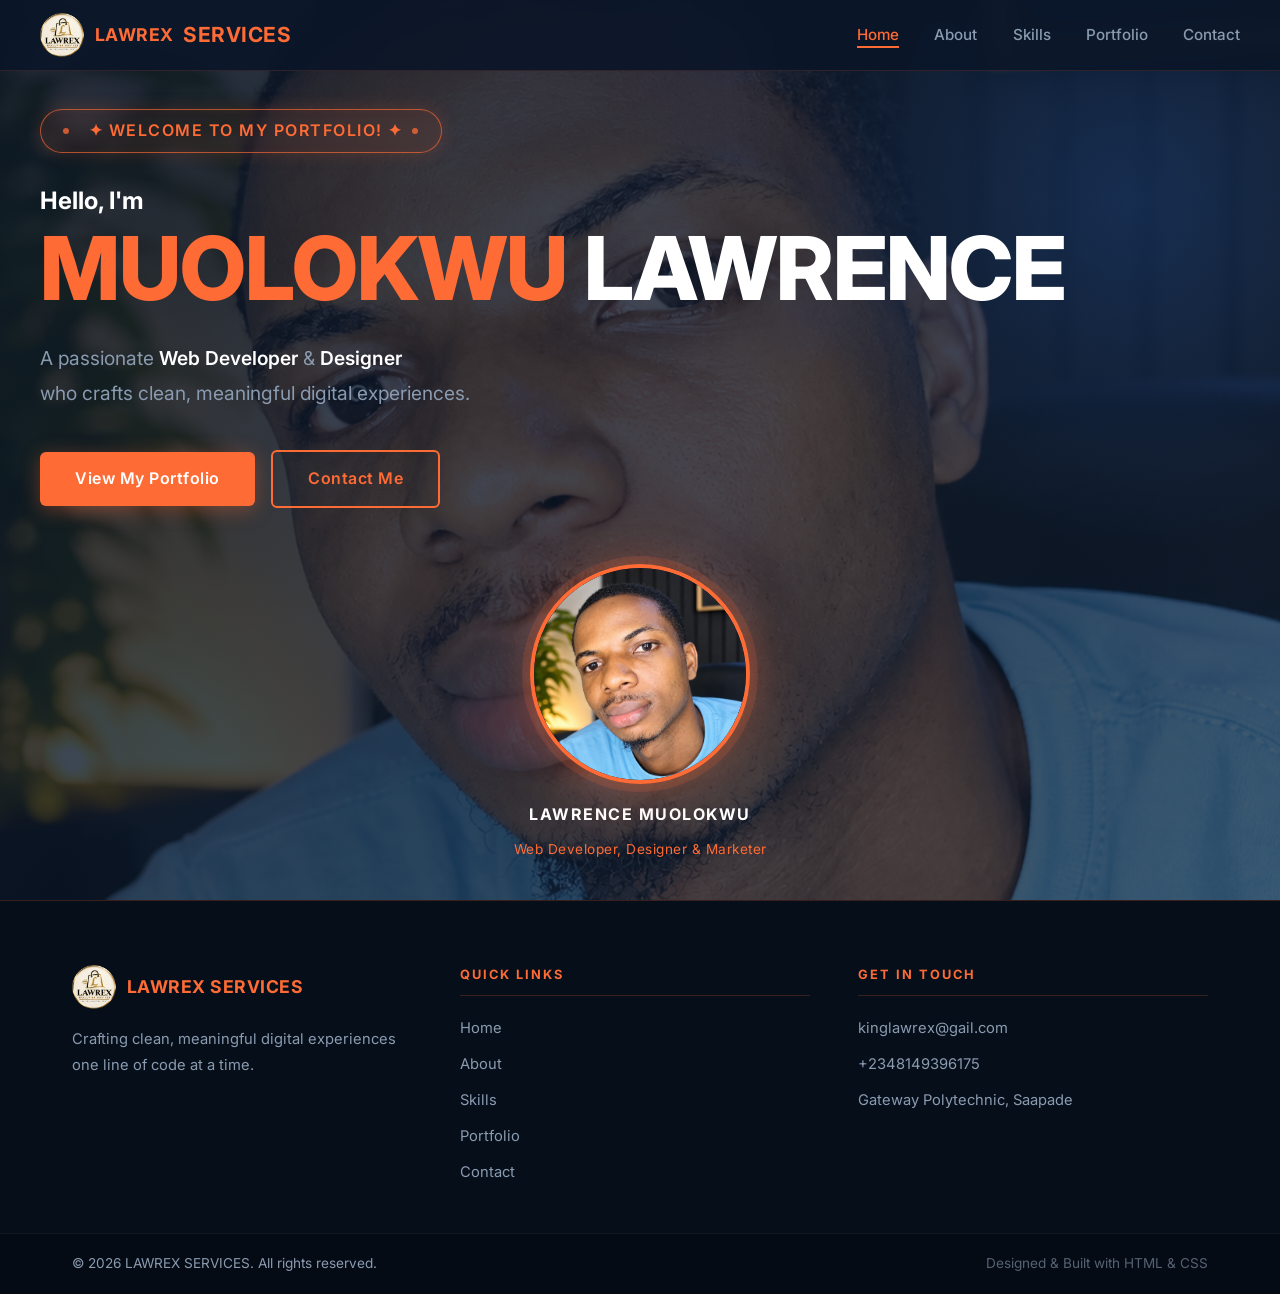
<file: index.html>
<!DOCTYPE html>
<html lang="en">
  <head>
    <meta charset="UTF-8" />
    <meta name="viewport" content="width=device-width, initial-scale=1.0" />
    <meta name="description" content="Personal portfolio of LAWRENCE — a passionate web developer and designer." />
    <title>Home |LAWRENCE</title>
<style>
  * {
    margin:0;
    padding:0;
    box-sizing:border-box;
  }
  body {
    font-family:Arial, helvetical,sans-
  }
</style>
    <!-- Google Font: Inter -->
    <link rel="preconnect" href="https://fonts.googleapis.com" />
    <link rel="preconnect" href="https://fonts.gstatic.com" crossorigin />
    <link href="https://fonts.googleapis.com/css2?family=Inter:wght@300;400;600;700;800&display=swap" rel="stylesheet" />

    <!-- Main Stylesheet -->
    <link rel="stylesheet" href="style.css" />
  </head>

  <body>

    <!-- ========== HEADER ========== -->
    <header class="site-header">
      <div class="header-inner">

        <!-- Logo / Brand Name -->
        <a href="index.html" class="logo logo-with-name">
          <img src="lawrex_round_logo.png" alt="LAWREX Logo" class="logo-img" />

          <span class="logo-name"> LAWREX</span> SERVICES

        <!-- Navigation Links -->
        <nav class="main-nav">
          <ul class="nav-list">
            <li><a href="index.html" class="nav-link active">Home</a></li>
            <li><a href="about.html" class="nav-link">About</a></li>
            <li><a href="skill.html" class="nav-link">Skills</a></li>
            <li><a href="portfolio.html" class="nav-link">Portfolio</a></li>
            <li><a href="contact.html" class="nav-link">Contact</a></li>
          </ul>
        </nav>

      </div>
    </header>
    <!-- ========== END HEADER ========== -->


    <!-- ========== HERO SECTION ========== -->
    <section class="hero" id="hero">

      <!-- ===== HERO FULL BACKGROUND IMAGE ===== -->
      <!-- This div covers the full hero section as a background -->
      <!-- Replace 'IKCE6164.PNG' with any image file you want as the hero background -->
      <div class="hero-bg-full"></div>
      <!-- Dark overlay on top of the background image so text stays readable -->
      <div class="hero-overlay"></div>
      <!-- ======================================= -->

      <!-- Decorative radial glow shape -->
      <div class="hero-shape"></div>

      <div class="hero-content">

        <!-- Decorative Welcome Badge -->
        <div class="hero-welcome-badge">
          <span class="hero-welcome-dots"></span><br>
          
          <span class="hero-label">✦ Welcome to my portfolio! ✦</span>
          
          <span class="hero-welcome-dots"></span>
        </div>

        <!-- Hello line (user's edit — kept) -->
        <p class="hero-hello"><h2>Hello, I'm</h2></p>

        <!-- Main Headline — MUOLOKWU in orange, LAWRENCE in white -->
        <h1 class="hero-title">
          <span class="highlight">MUOLOKWU</span> LAWRENCE
        </h1>

        <!-- Tagline -->
        <p class="hero-tagline">
          A passionate <strong>Web Developer</strong> &amp; <strong>Designer</strong><br />
          who crafts clean, meaningful digital experiences.
        </p>

        <!-- CTA Buttons Row -->
        <div class="hero-btn-row">
          <a href="portfolio.html" class="btn-primary">View My Portfolio</a>
          <a href="contact.html" class="btn-outline">Contact Me</a>
        </div>

        <!-- Circular Profile Image Frame -->
        <div class="hero-frame-wrap">
          <div class="hero-img-frame">
            <!-- Replace 'your-photo.jpg' with your actual image file name -->
            <img src="IKCE6164.PNG" alt="Profile Photo" class="hero-frame-img" />
            <div class="hero-frame-ring"></div>
            <div class="hero-frame-ring hero-frame-ring--outer"></div>
          </div>
          <p class="hero-frame-label">Lawrence Muolokwu</p>
          <p class="hero-frame-role">Web Developer, Designer &amp; Marketer</p>
        </div>

      </div>
    </section>
    <!-- ========== END HERO SECTION ========== -->


    <!-- ========== FOOTER ========== -->
    <footer class="site-footer">
      <div class="footer-inner">

        <!-- Footer Logo & Tagline -->
        <div class="footer-brand">
          <a href="index.html" class="logo logo-with-name">
            <img src="lawrex_round_logo.png" alt="LAWREX SERVICES Logo" class="logo-img" />
            <span class="logo-name">LAWREX SERVICES</span>
          </a>
          <p class="footer-tagline">
            Crafting clean, meaningful digital experiences  one line of code at a time.
          </p>
        </div>

        <!-- Footer Navigation -->
        <div class="footer-nav">
          <h4 class="footer-nav-title">Quick Links</h4>
          <ul class="footer-nav-list">
            <li><a href="index.html" class="footer-link">Home</a></li>
            <li><a href="about.html" class="footer-link">About</a></li>
            <li><a href="skill.html" class="footer-link">Skills</a></li>
            <li><a href="portfolio.html" class="footer-link">Portfolio</a></li>
            <li><a href="contact.html" class="footer-link">Contact</a></li>
          </ul>
        </div>

        <!-- Footer Contact Info -->
        <div class="footer-contact">
          <h4 class="footer-nav-title">Get In Touch</h4>
          <ul class="footer-nav-list">
            <li><a href="mailto:kinglawrex@gail.com" class="footer-link">kinglawrex@gail.com</a></li>
            <li><a href="tel:08149396175" class="footer-link">+2348149396175</a></li>
            <li><span class="footer-link">Gateway Polytechnic, Saapade</span></li>
          </ul>
        </div>

      </div>

      <!-- Footer Bottom Bar -->
      <div class="footer-bottom">
        <div class="footer-bottom-inner">
          <p class="footer-copy">
            &copy; 2026 <span class="highlight">LAWREX SERVICES</span>. All rights reserved.
          </p>
          <p class="footer-credit">Designed &amp; Built with HTML &amp; CSS</p>
        </div>
      </div>
    </footer>
    <!-- ========== END FOOTER ========== -->


  </body>
</html>
</file>
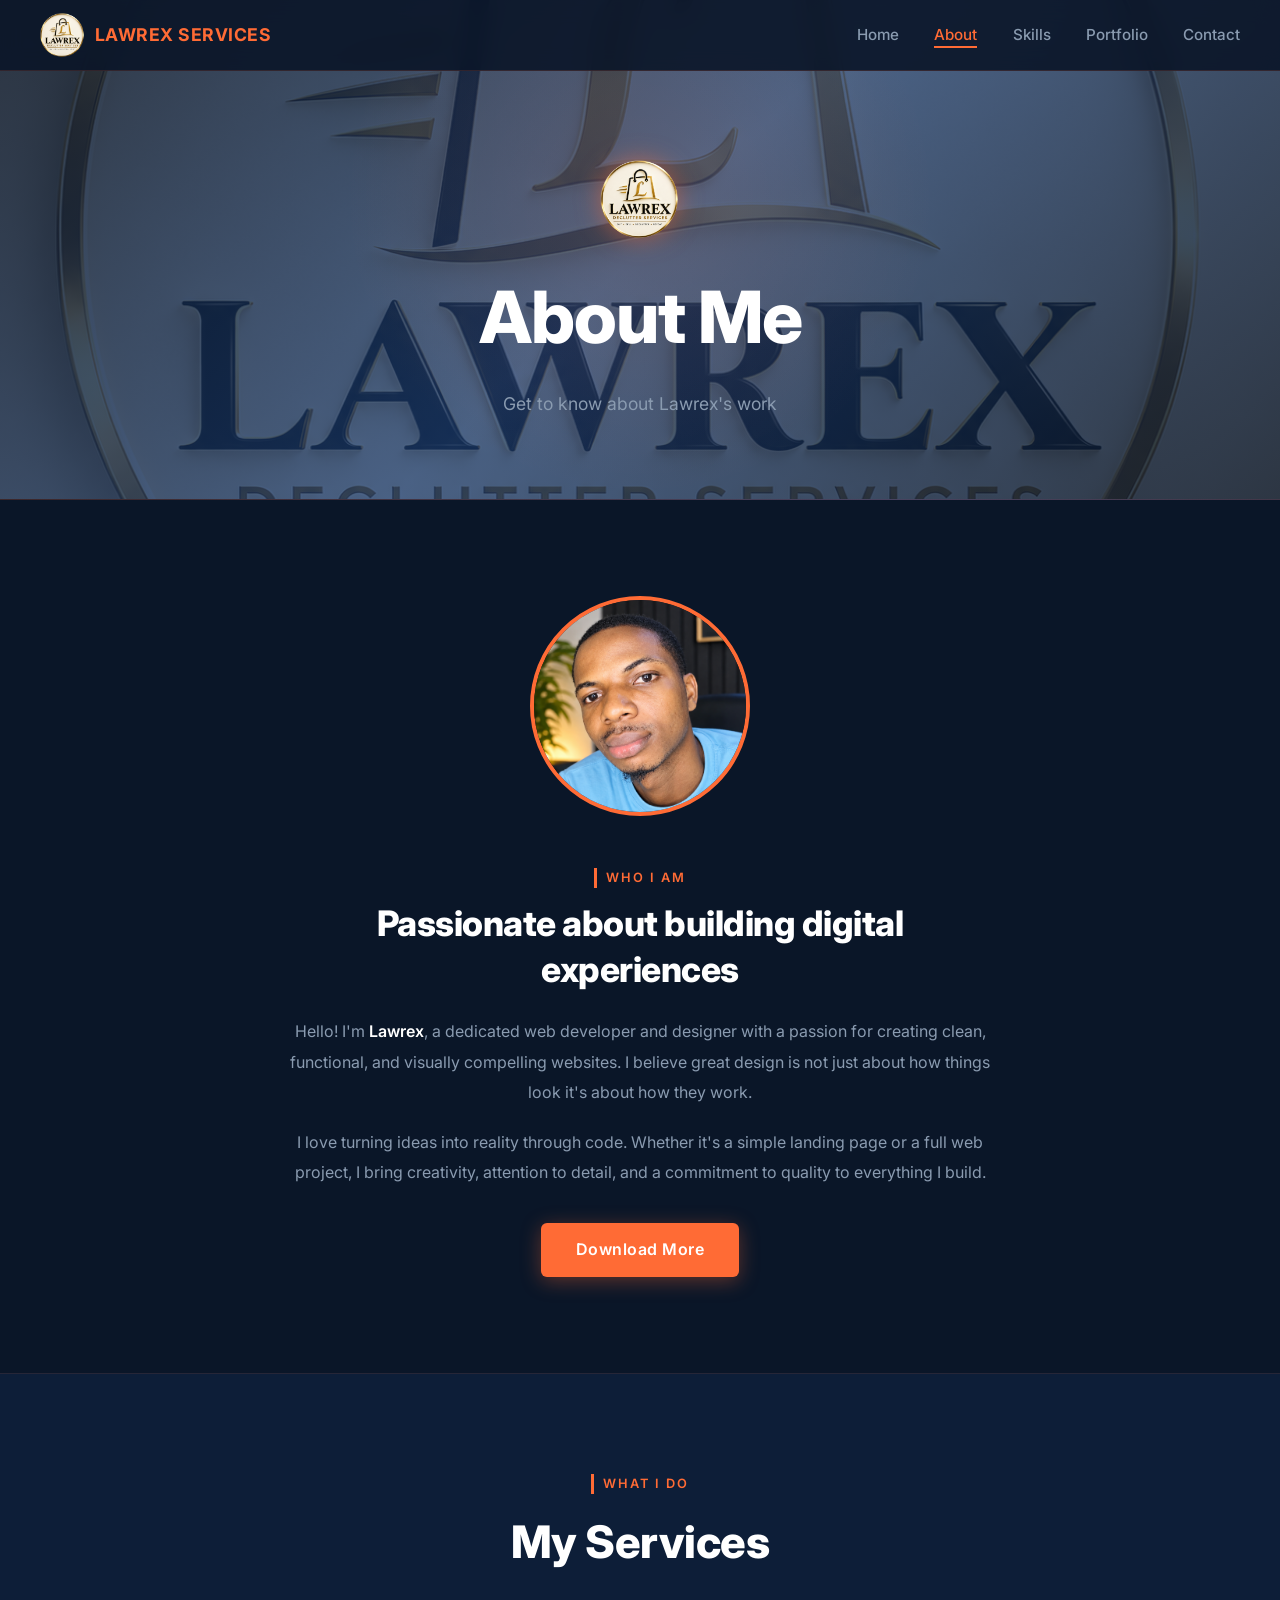
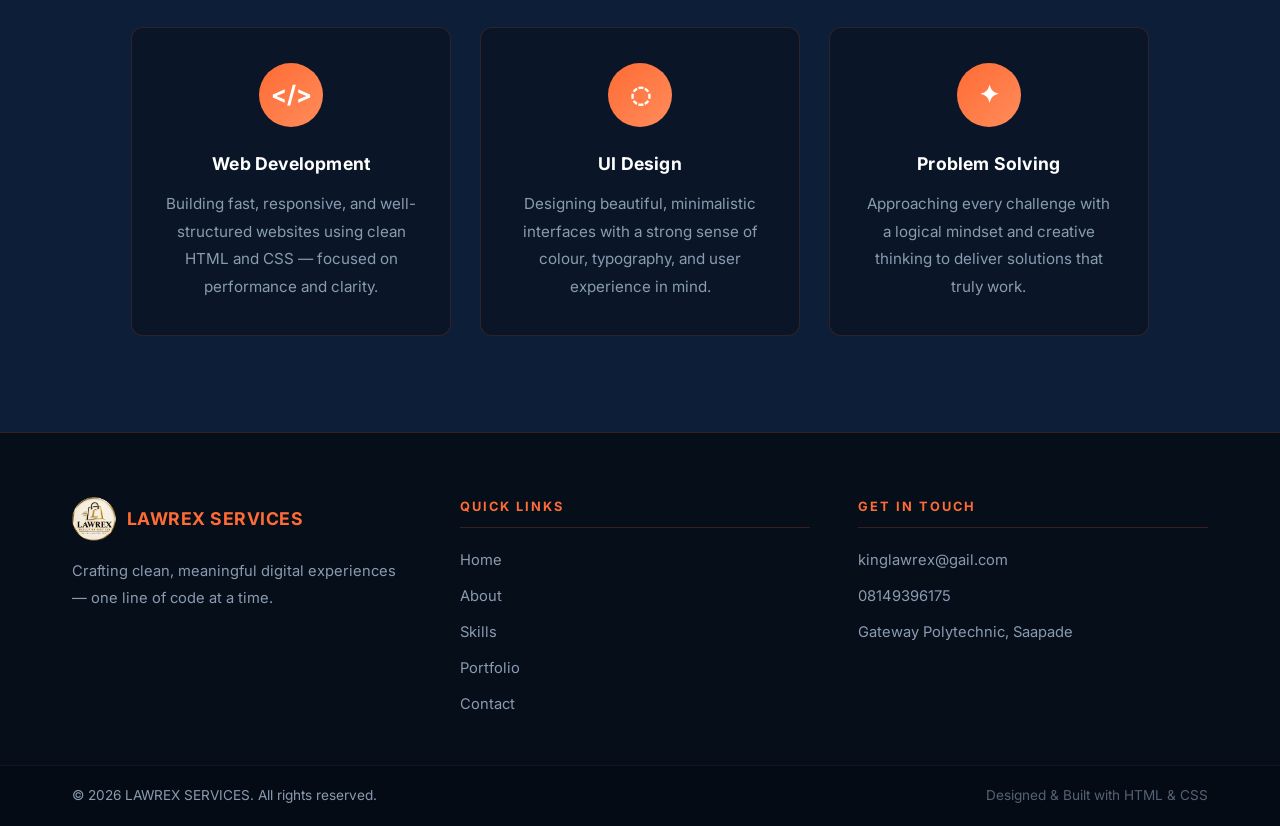
<file: about.html>
<!DOCTYPE html>
<html lang="en">
  <head>
    <meta charset="UTF-8" />
    <meta name="viewport" content="width=device-width, initial-scale=1.0" />
    <meta name="description" content="About Lawrex Services — passionate web developer and designer." />
    <title>About | LAWREX SERVICES</title>

    <!-- Google Font: Inter -->
    <link rel="preconnect" href="https://fonts.googleapis.com" />
    <link rel="preconnect" href="https://fonts.gstatic.com" crossorigin />
    <link href="https://fonts.googleapis.com/css2?family=Inter:wght@300;400;600;700;800&display=swap" rel="stylesheet" />

    <!-- Main Stylesheet -->
    <link rel="stylesheet" href="style.css" />
  </head>

  <body>

    <!-- ========== HEADER (same as index.html) ========== -->
    <header class="site-header">
      <div class="header-inner">

        <!-- Logo -->
        <a href="index.html" class="logo logo-with-name">
          <img src="lawrex_round_logo.png" alt="LAWREX SERVICES Logo" class="logo-img" />
          <span class="logo-name">LAWREX SERVICES</span>
        </a>

        <!-- Navigation Links -->
        <nav class="main-nav">
          <ul class="nav-list">
            <li><a href="index.html" class="nav-link">Home</a></li>
            <li><a href="about.html" class="nav-link active">About</a></li>
            <li><a href="skill.html" class="nav-link">Skills</a></li>
            <li><a href="portfolio.html" class="nav-link">Portfolio</a></li>
            <li><a href="contact.html" class="nav-link">Contact</a></li>
          </ul>
        </nav>

      </div>
    </header>
    <!-- ========== END HEADER ========== -->


    <!-- ========== PAGE BANNER (About Title) ========== -->
    <section class="page-banner">
      <!-- Background image — replace 'LMAJ5406.PNG' with your preferred banner bg -->
      <img src="LMAJ5406.PNG" alt="" class="banner-bg-img" />
      <!-- Dark overlay over background image -->
      <div class="banner-overlay"></div>
      <!-- Decorative glow shape -->
      <div class="banner-shape"></div>

      <div class="page-banner-inner">
        <!-- Small logo icon above the title -->
        <img src="lawrex_round_logo.png" alt="Lawrex Logo" class="banner-title-img" />
        <h1 class="page-banner-title">About <span class="highlight">Me</span></h1>
        <p class="page-banner-sub">Get to know about Lawrex's work</p>
      </div>
    </section>
    <!-- ========== END PAGE BANNER ========== -->


    <!-- ========== ABOUT MAIN SECTION ========== -->
    <section class="about-main">
      <div class="about-main-inner">

        <!-- Profile Photo -->
        <div class="about-photo-wrap">
          <!-- Replace 'your-profile-photo.jpg' with your actual photo file name -->
          <img src="IKCE6164.PNG" alt="Lawrex Profile photo" class="about-photo" />
          <!-- Orange accent ring behind photo -->
          <div class="photo-shape"></div>
        </div>

        <!-- Bio Text -->
        <div class="about-bio">
          <span class="section-label">Who I Am</span>
          <h2 class="about-bio-title">
            Passionate about building <span class="highlight">digital experiences</span>
          </h2>
          <p class="about-bio-text">
            Hello! I'm <strong>Lawrex</strong>, a dedicated web developer and designer
            with a passion for creating clean, functional, and visually compelling websites.
            I believe great design is not just about how things look it's about how they work.
          </p>
          <p class="about-bio-text">
            I love turning ideas into reality through code. Whether it's a simple landing page
            or a full web project, I bring creativity, attention to detail, and a commitment
            to quality to everything I build.
          </p>

          <!-- Download CV Button -->
          <a href="#" class="btn-primary">Download More</a>
        </div>

      </div>
    </section>
    <!-- ========== END ABOUT MAIN ========== -->


    <!-- ========== WHAT I DO SECTION ========== -->
    <section class="what-i-do">
      <div class="what-i-do-inner">

        <span class="section-label">What I Do</span>
        <h2 class="section-title">My <span class="highlight">Services</span></h2>

        <!-- Cards Grid -->
        <div class="cards-grid">

          <!-- Card 1: Web Development -->
          <div class="service-card">
            <div class="card-icon">&#60;/&#62;</div>
            <h3 class="card-title">Web Development</h3>
            <p class="card-text">
              Building fast, responsive, and well-structured websites
              using clean HTML and CSS — focused on performance and clarity.
            </p>
          </div>

          <!-- Card 2: UI Design -->
          <div class="service-card">
            <div class="card-icon">&#9676;</div>
            <h3 class="card-title">UI Design</h3>
            <p class="card-text">
              Designing beautiful, minimalistic interfaces with a strong
              sense of colour, typography, and user experience in mind.
            </p>
          </div>

          <!-- Card 3: Problem Solving -->
          <div class="service-card">
            <div class="card-icon">&#10022;</div>
            <h3 class="card-title">Problem Solving</h3>
            <p class="card-text">
              Approaching every challenge with a logical mindset and
              creative thinking to deliver solutions that truly work.
            </p>
          </div>

        </div>
      </div>
    </section>
    <!-- ========== END WHAT I DO ========== -->


    <!-- ========== FOOTER ========== -->
    <footer class="site-footer">
      <div class="footer-inner">

        <!-- Footer Logo & Tagline -->
        <div class="footer-brand">
          <a href="index.html" class="logo logo-with-name">
            <img src="lawrex_round_logo.png" alt="LAWREX SERVICES Logo" class="logo-img" />
            <span class="logo-name">LAWREX SERVICES</span>
          </a>
          <p class="footer-tagline">
            Crafting clean, meaningful digital experiences — one line of code at a time.
          </p>
        </div>

        <!-- Footer Navigation -->
        <div class="footer-nav">
          <h4 class="footer-nav-title">Quick Links</h4>
          <ul class="footer-nav-list">
            <li><a href="index.html" class="footer-link">Home</a></li>
            <li><a href="about.html" class="footer-link">About</a></li>
            <li><a href="skill.html" class="footer-link">Skills</a></li>
            <li><a href="portfolio.html" class="footer-link">Portfolio</a></li>
            <li><a href="contact.html" class="footer-link">Contact</a></li>
          </ul>
        </div>

        <!-- Footer Contact Info -->
        <div class="footer-contact">
          <h4 class="footer-nav-title">Get In Touch</h4>
          <ul class="footer-nav-list">
            <li><a href="mailto:kinglawrex@gail.com" class="footer-link">kinglawrex@gail.com</a></li>
            <li><a href="tel:08149396175" class="footer-link">08149396175</a></li>
            <li><span class="footer-link">Gateway Polytechnic, Saapade</span></li>
          </ul>
        </div>

      </div>

      <!-- Footer Bottom Bar -->
      <div class="footer-bottom">
        <div class="footer-bottom-inner">
          <p class="footer-copy">
            &copy; 2026 <span class="highlight">LAWREX SERVICES</span>. All rights reserved.
          </p>
          <p class="footer-credit">Designed &amp; Built with HTML &amp; CSS</p>
        </div>
      </div>
    </footer>
    <!-- ========== END FOOTER ========== -->

  </body>
</html>
</file>
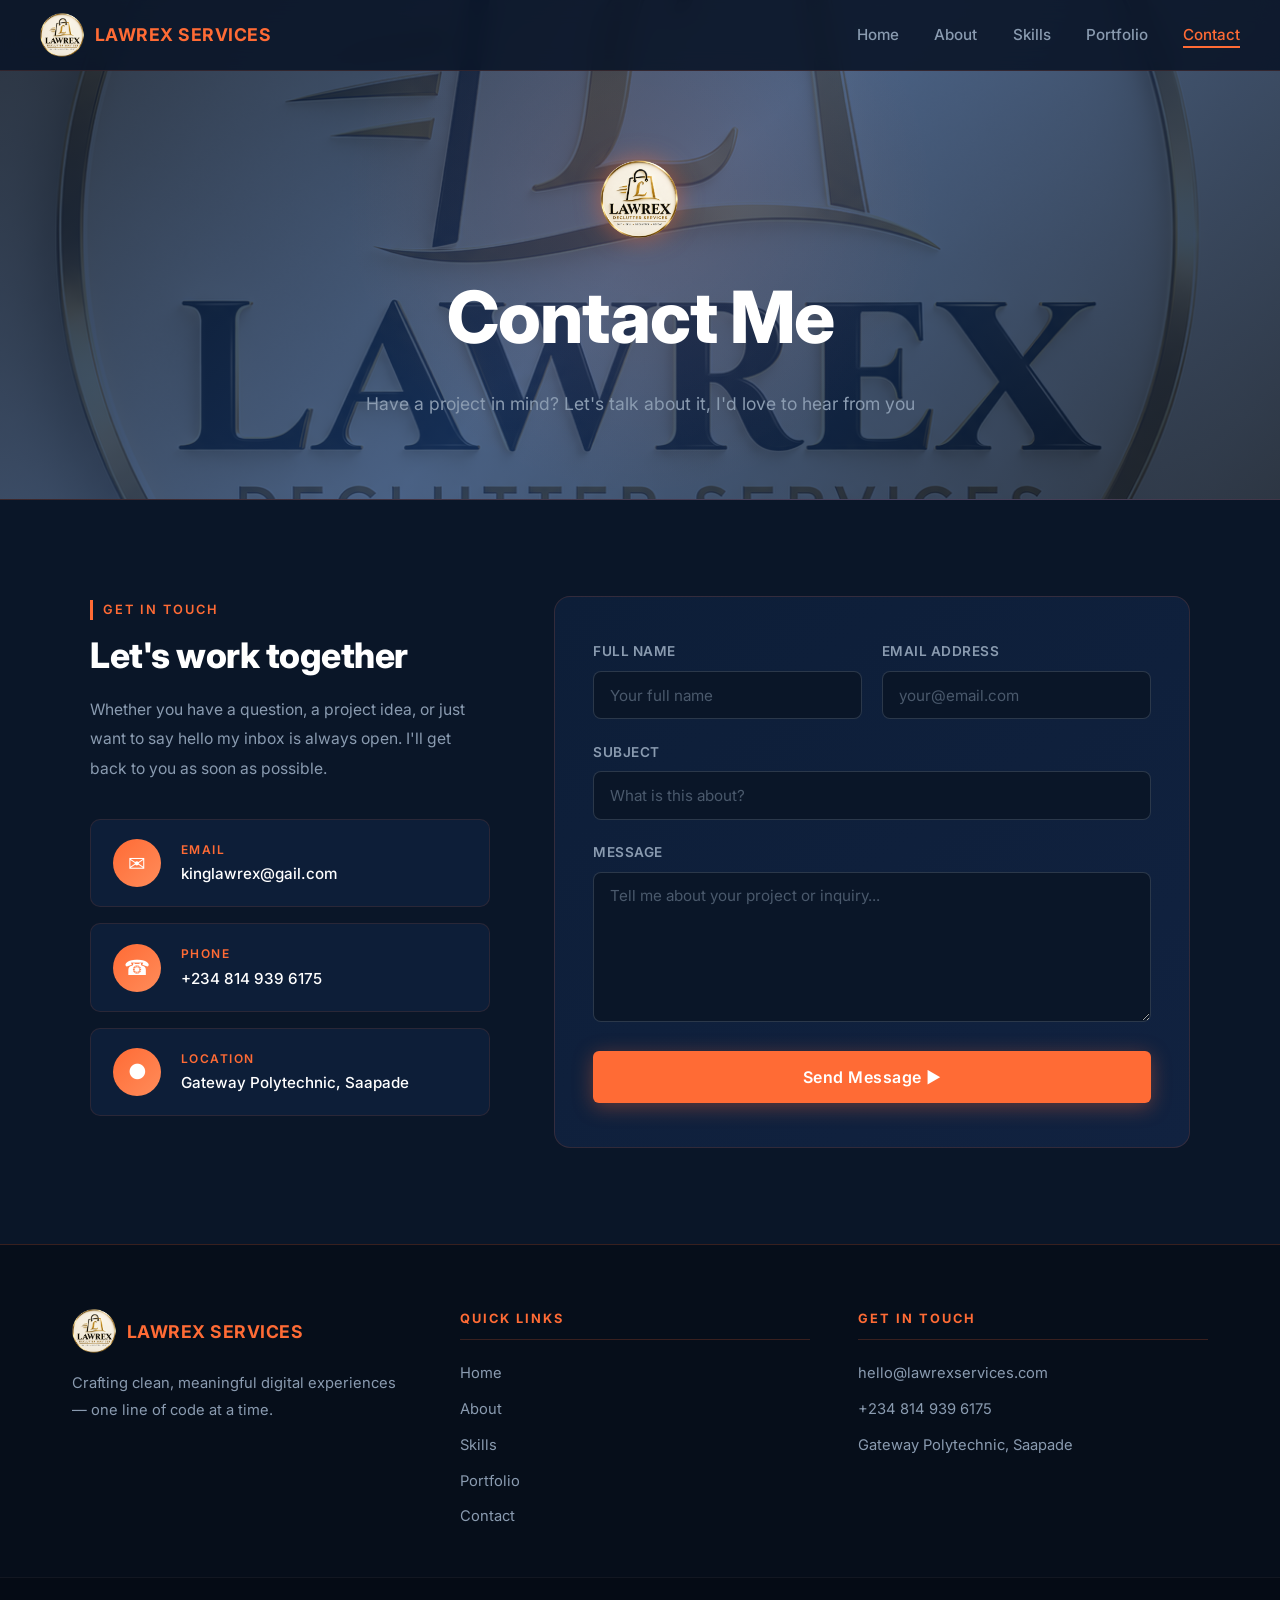
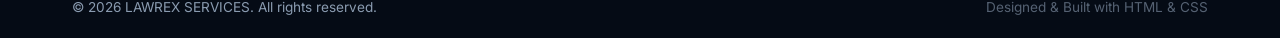
<file: contact.html>
<!DOCTYPE html>
<html lang="en">
  <head>
    <meta charset="UTF-8" />
    <meta name="viewport" content="width=device-width, initial-scale=1.0" />
    <meta name="description" content="Contact Lawrex Services — get in touch for web development and design projects." />
    <title>Contact | Lawrex Services</title>

    <!-- Google Font: Inter -->
    <link rel="preconnect" href="https://fonts.googleapis.com" />
    <link rel="preconnect" href="https://fonts.gstatic.com" crossorigin />
    <link href="https://fonts.googleapis.com/css2?family=Inter:wght@300;400;600;700;800&display=swap" rel="stylesheet" />

    <!-- Main Stylesheet -->
    <link rel="stylesheet" href="style.css" />
  </head>

  <body>

    <!-- ========== HEADER (consistent with all pages) ========== -->
    <header class="site-header">
      <div class="header-inner">

        <!-- Logo -->
        <a href="index.html" class="logo logo-with-name">
          <img src="lawrex_round_logo.png" alt="LAWREX SERVICES Logo" class="logo-img" />
          <span class="logo-name">LAWREX SERVICES</span>
        </a>

        <!-- Navigation Links -->
        <nav class="main-nav">
          <ul class="nav-list">
            <li><a href="index.html" class="nav-link">Home</a></li>
            <li><a href="about.html" class="nav-link">About</a></li>
            <li><a href="skill.html" class="nav-link">Skills</a></li>
            <li><a href="portfolio.html" class="nav-link">Portfolio</a></li>
            <li><a href="contact.html" class="nav-link active">Contact</a></li>
          </ul>
        </nav>

      </div>
    </header>
    <!-- ========== END HEADER ========== -->


    <!-- ========== PAGE BANNER ========== -->
    <section class="page-banner">
      <!-- Background image — replace 'LMAJ5406.PNG' with your preferred banner bg -->
      <img src="LMAJ5406.PNG" alt="" class="banner-bg-img" />
      <!-- Dark overlay over background image -->
      <div class="banner-overlay"></div>
      <!-- Decorative glow shape -->
      <div class="banner-shape"></div>

      <div class="page-banner-inner">
        <!-- Small logo icon above the title -->
        <img src="lawrex_round_logo.png" alt="Lawrex Logo" class="banner-title-img" />
        <h1 class="page-banner-title">Contact <span class="highlight">Me</span></h1>
        <p class="page-banner-sub">Have a project in mind? Let's talk about it, I'd love to hear from you</p>
      </div>
    </section>
    <!-- ========== END PAGE BANNER ========== -->


    <!-- ========== CONTACT MAIN SECTION ========== -->
    <section class="contact-main">
      <div class="contact-main-inner">

        <!-- LEFT: Contact Info Cards -->
        <div class="contact-info">

          <span class="section-label">Get In Touch</span>
          <h2 class="contact-info-title">
            Let's work <span class="highlight">together</span>
          </h2>
          <p class="contact-info-desc">
            Whether you have a question, a project idea, or just want to say hello 
            my inbox is always open. I'll get back to you as soon as possible.
          </p>

          <!-- Info Card: Email -->
          <div class="info-card">
            <div class="info-icon">&#9993;</div>
            <div class="info-details">
              <span class="info-label">Email</span>
              <!-- Replace with your actual email address -->
              <a href="mailto:kinglawrex@gail.com" class="info-value">
                kinglawrex@gail.com
              </a>
            </div>
          </div>

          <!-- Info Card: Phone -->
          <div class="info-card">
            <div class="info-icon">&#9742;</div>
            <div class="info-details">
              <span class="info-label">Phone</span>
              <!-- Replace with your actual phone number -->
              <a href="tel:+2348149396175" class="info-value">+234 814 939 6175</a>
            </div>
          </div>

          <!-- Info Card: Location -->
          <div class="info-card">
            <div class="info-icon">&#9679;</div>
            <div class="info-details">
              <span class="info-label">Location</span>
              <!-- Replace with your actual location -->
              <span class="info-value">Gateway Polytechnic, Saapade</span>
            </div>
          </div>

        </div>
        <!-- END Contact Info -->


        <!-- RIGHT: Contact Form -->
        <div class="contact-form-wrap">
          <form class="contact-form" action="#" method="POST">

            <!-- Row 1: Name + Email side by side -->
            <div class="form-row">
              <div class="form-group">
                <label for="name" class="form-label">Full Name</label>
                <input
                  type="text"
                  id="name"
                  name="name"
                  class="form-input"
                  placeholder="Your full name"
                  required
                />
              </div>
              <div class="form-group">
                <label for="email" class="form-label">Email Address</label>
                <input
                  type="email"
                  id="email"
                  name="email"
                  class="form-input"
                  placeholder="your@email.com"
                  required
                />
              </div>
            </div>

            <!-- Row 2: Subject -->
            <div class="form-group">
              <label for="subject" class="form-label">Subject</label>
              <input
                type="text"
                id="subject"
                name="subject"
                class="form-input"
                placeholder="What is this about?"
                required
              />
            </div>

            <!-- Row 3: Message -->
            <div class="form-group">
              <label for="message" class="form-label">Message</label>
              <textarea
                id="message"
                name="message"
                class="form-input form-textarea"
                placeholder="Tell me about your project or inquiry..."
                rows="6"
                required
              ></textarea>
            </div>

            <!-- Submit Button -->
            <button type="submit" class="btn-primary btn-submit">
              Send Message &#9658;
            </button>

          </form>
        </div>
        <!-- END Contact Form -->

      </div>
    </section>
    <!-- ========== END CONTACT MAIN ========== -->


    <!-- ========== FOOTER ========== -->
    <footer class="site-footer">
      <div class="footer-inner">

        <!-- Footer Logo & Tagline -->
        <div class="footer-brand">
          <a href="index.html" class="logo logo-with-name">
            <img src="lawrex_round_logo.png" alt="LAWREX SERVICES Logo" class="logo-img" />
            <span class="logo-name">LAWREX SERVICES</span>
          </a>
          <p class="footer-tagline">
            Crafting clean, meaningful digital experiences — one line of code at a time.
          </p>
        </div>

        <!-- Footer Navigation -->
        <div class="footer-nav">
          <h4 class="footer-nav-title">Quick Links</h4>
          <ul class="footer-nav-list">
            <li><a href="index.html" class="footer-link">Home</a></li>
            <li><a href="about.html" class="footer-link">About</a></li>
            <li><a href="skill.html" class="footer-link">Skills</a></li>
            <li><a href="portfolio.html" class="footer-link">Portfolio</a></li>
            <li><a href="contact.html" class="footer-link">Contact</a></li>
          </ul>
        </div>

        <!-- Footer Contact Info -->
        <div class="footer-contact">
          <h4 class="footer-nav-title">Get In Touch</h4>
          <ul class="footer-nav-list">
            <li><a href="mailto:hello@lawrexservices.com" class="footer-link">hello@lawrexservices.com</a></li>
            <li><a href="tel:+234000000000" class="footer-link">+234 814 939 6175</a></li>
            <li><span class="footer-link">Gateway Polytechnic, Saapade</span></li>
          </ul>
        </div>

      </div>

      <!-- Footer Bottom Bar -->
      <div class="footer-bottom">
        <div class="footer-bottom-inner">
          <p class="footer-copy">
            &copy; 2026 <span class="highlight">LAWREX SERVICES</span>. All rights reserved.
          </p>
          <p class="footer-credit">Designed &amp; Built with HTML &amp; CSS</p>
        </div>
      </div>
    </footer>
    <!-- ========== END FOOTER ========== -->

  </body>
</html>
</file>
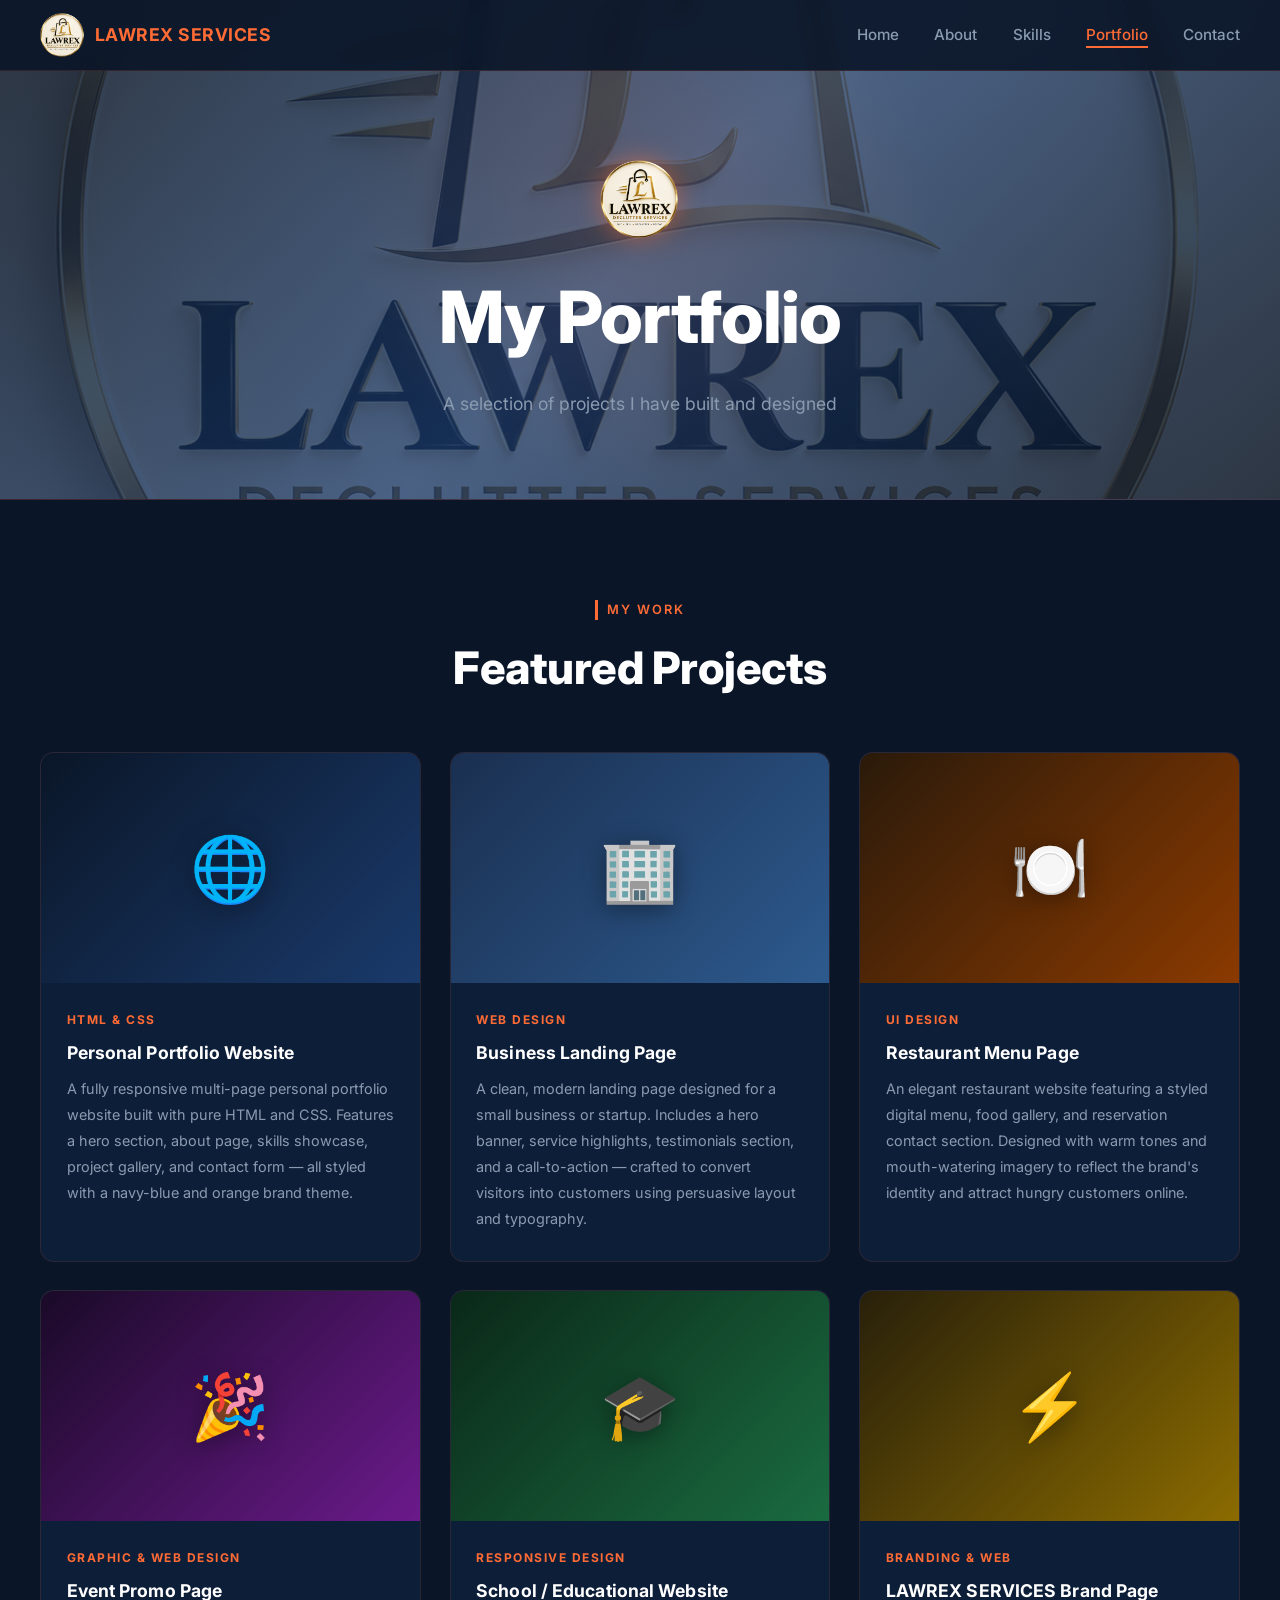
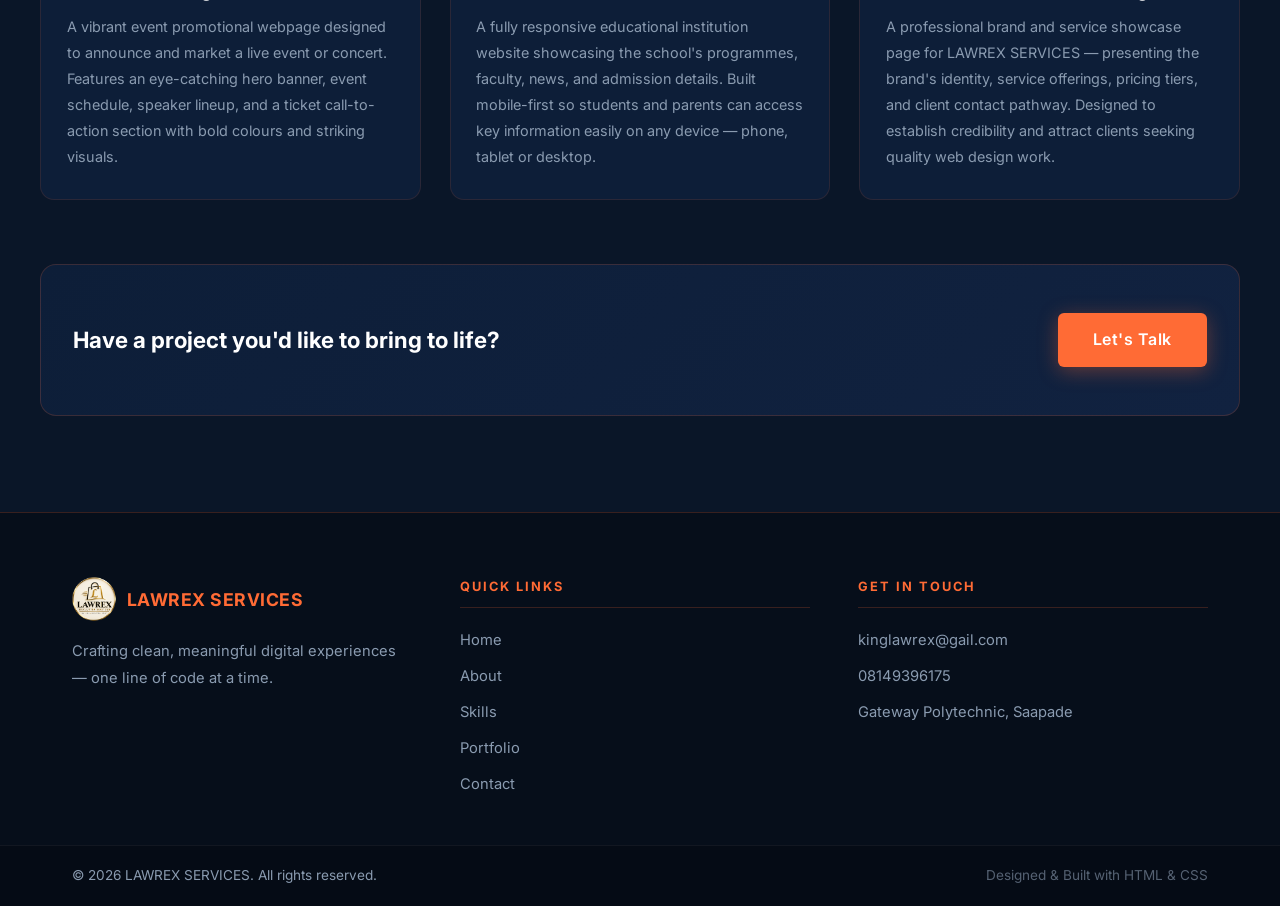
<file: portfolio.html>
<!DOCTYPE html>
<html lang="en">
  <head>
    <meta charset="UTF-8" />
    <meta name="viewport" content="width=device-width, initial-scale=1.0" />
    <meta name="description" content="Portfolio of Lawrex Services — web development and design projects." />
    <title>Portfolio | LAWREX SERVICES</title>

    <!-- Google Font: Inter -->
    <link rel="preconnect" href="https://fonts.googleapis.com" />
    <link rel="preconnect" href="https://fonts.gstatic.com" crossorigin />
    <link href="https://fonts.googleapis.com/css2?family=Inter:wght@300;400;600;700;800&display=swap" rel="stylesheet" />

    <!-- Main Stylesheet -->
    <link rel="stylesheet" href="style.css" />
  </head>

  <body>

    <!-- ========== HEADER ========== -->
    <header class="site-header">
      <div class="header-inner">

        <!-- Logo -->
        <a href="index.html" class="logo logo-with-name">
          <img src="lawrex_round_logo.png" alt="LAWREX SERVICES Logo" class="logo-img" />
          <span class="logo-name">LAWREX SERVICES</span>
        </a>

        <!-- Navigation Links -->
        <nav class="main-nav">
          <ul class="nav-list">
            <li><a href="index.html" class="nav-link">Home</a></li>
            <li><a href="about.html" class="nav-link">About</a></li>
            <li><a href="skill.html" class="nav-link">Skills</a></li>
            <li><a href="portfolio.html" class="nav-link active">Portfolio</a></li>
            <li><a href="contact.html" class="nav-link">Contact</a></li>
          </ul>
        </nav>

      </div>
    </header>
    <!-- ========== END HEADER ========== -->


    <!-- ========== PAGE BANNER ========== -->
    <section class="page-banner">
      <!-- Background image — replace 'LMAJ5406.PNG' with your preferred banner bg -->
      <img src="LMAJ5406.PNG" alt="" class="banner-bg-img" />
      <!-- Dark overlay over background image -->
      <div class="banner-overlay"></div>
      <!-- Decorative glow shape -->
      <div class="banner-shape"></div>

      <div class="page-banner-inner">
        <!-- Small logo icon above the title -->
        <img src="lawrex_round_logo.png" alt="Lawrex Logo" class="banner-title-img" />
        <h1 class="page-banner-title">My <span class="highlight">Portfolio</span></h1>
        <p class="page-banner-sub">A selection of projects I have built and designed</p>
      </div>
    </section>
    <!-- ========== END PAGE BANNER ========== -->


    <!-- ========== PORTFOLIO GRID SECTION ========== -->
    <section class="portfolio-main">
      <div class="portfolio-main-inner">

        <span class="section-label">My Work</span>
        <h2 class="section-title">Featured <span class="highlight">Projects</span></h2>

        <!-- Project Cards Grid -->
        <div class="portfolio-grid">

          <!-- Project Card 1 — Portfolio Website -->
          <div class="project-card">
            <div class="project-img-wrap">
              <!-- Illustrated with a laptop/code icon banner -->
              <div class="project-img-placeholder proj-bg-1">
                <div class="proj-icon">🌐</div>
              </div>
              <div class="project-overlay">
                <a href="index.html" class="project-view-btn">View Project</a>
              </div>
            </div>
            <div class="project-info">
              <span class="project-tag">HTML &amp; CSS</span>
              <h3 class="project-title">Personal Portfolio Website</h3>
              <p class="project-desc">
                A fully responsive multi-page personal portfolio website built
                with pure HTML and CSS. Features a hero section, about page,
                skills showcase, project gallery, and contact form — all styled
                with a navy-blue and orange brand theme.
              </p>
            </div>
          </div>

          <!-- Project Card 2 — Business Landing Page -->
          <div class="project-card">
            <div class="project-img-wrap">
              <div class="project-img-placeholder proj-bg-2">
                <div class="proj-icon">🏢</div>
              </div>
              <div class="project-overlay">
                <a href="#" class="project-view-btn">View Project</a>
              </div>
            </div>
            <div class="project-info">
              <span class="project-tag">Web Design</span>
              <h3 class="project-title">Business Landing Page</h3>
              <p class="project-desc">
                A clean, modern landing page designed for a small business or
                startup. Includes a hero banner, service highlights, testimonials
                section, and a call-to-action — crafted to convert visitors into
                customers using persuasive layout and typography.
              </p>
            </div>
          </div>

          <!-- Project Card 3 — Restaurant Menu Page -->
          <div class="project-card">
            <div class="project-img-wrap">
              <div class="project-img-placeholder proj-bg-3">
                <div class="proj-icon">🍽️</div>
              </div>
              <div class="project-overlay">
                <a href="#" class="project-view-btn">View Project</a>
              </div>
            </div>
            <div class="project-info">
              <span class="project-tag">UI Design</span>
              <h3 class="project-title">Restaurant Menu Page</h3>
              <p class="project-desc">
                An elegant restaurant website featuring a styled digital menu,
                food gallery, and reservation contact section. Designed with
                warm tones and mouth-watering imagery to reflect the brand's
                identity and attract hungry customers online.
              </p>
            </div>
          </div>

          <!-- Project Card 4 — Event Flyer & Promo Page -->
          <div class="project-card">
            <div class="project-img-wrap">
              <div class="project-img-placeholder proj-bg-4">
                <div class="proj-icon">🎉</div>
              </div>
              <div class="project-overlay">
                <a href="#" class="project-view-btn">View Project</a>
              </div>
            </div>
            <div class="project-info">
              <span class="project-tag">Graphic &amp; Web Design</span>
              <h3 class="project-title">Event Promo Page</h3>
              <p class="project-desc">
                A vibrant event promotional webpage designed to announce and
                market a live event or concert. Features an eye-catching hero
                banner, event schedule, speaker lineup, and a ticket call-to-action
                section with bold colours and striking visuals.
              </p>
            </div>
          </div>

          <!-- Project Card 5 — School / Educational Website -->
          <div class="project-card">
            <div class="project-img-wrap">
              <div class="project-img-placeholder proj-bg-5">
                <div class="proj-icon">🎓</div>
              </div>
              <div class="project-overlay">
                <a href="#" class="project-view-btn">View Project</a>
              </div>
            </div>
            <div class="project-info">
              <span class="project-tag">Responsive Design</span>
              <h3 class="project-title">School / Educational Website</h3>
              <p class="project-desc">
                A fully responsive educational institution website showcasing
                the school's programmes, faculty, news, and admission details.
                Built mobile-first so students and parents can access key
                information easily on any device — phone, tablet or desktop.
              </p>
            </div>
          </div>

          <!-- Project Card 6 — LAWREX SERVICES Brand Page -->
          <div class="project-card">
            <div class="project-img-wrap">
              <div class="project-img-placeholder proj-bg-6">
                <div class="proj-icon">⚡</div>
              </div>
              <div class="project-overlay">
                <a href="#" class="project-view-btn">View Project</a>
              </div>
            </div>
            <div class="project-info">
              <span class="project-tag">Branding &amp; Web</span>
              <h3 class="project-title">LAWREX SERVICES Brand Page</h3>
              <p class="project-desc">
                A professional brand and service showcase page for LAWREX
                SERVICES — presenting the brand's identity, service offerings,
                pricing tiers, and client contact pathway. Designed to establish
                credibility and attract clients seeking quality web design work.
              </p>
            </div>
          </div>

        </div>
        <!-- END Portfolio Grid -->


        <!-- CTA: Let's Work Together -->
        <div class="portfolio-cta">
          <p class="portfolio-cta-text">Have a project you'd like to bring to life?</p>
          <a href="contact.html" class="btn-primary">Let's Talk</a>
        </div>

      </div>
    </section>
    <!-- ========== END PORTFOLIO GRID ========== -->


    <!-- ========== FOOTER ========== -->
    <footer class="site-footer">
      <div class="footer-inner">

        <!-- Footer Logo & Tagline -->
        <div class="footer-brand">
          <a href="index.html" class="logo logo-with-name">
            <img src="lawrex_round_logo.png" alt="LAWREX SERVICES Logo" class="logo-img" />
            <span class="logo-name">LAWREX SERVICES</span>
          </a>
          <p class="footer-tagline">
            Crafting clean, meaningful digital experiences — one line of code at a time.
          </p>
        </div>

        <!-- Footer Navigation -->
        <div class="footer-nav">
          <h4 class="footer-nav-title">Quick Links</h4>
          <ul class="footer-nav-list">
            <li><a href="index.html" class="footer-link">Home</a></li>
            <li><a href="about.html" class="footer-link">About</a></li>
            <li><a href="skill.html" class="footer-link">Skills</a></li>
            <li><a href="portfolio.html" class="footer-link">Portfolio</a></li>
            <li><a href="contact.html" class="footer-link">Contact</a></li>
          </ul>
        </div>

        <!-- Footer Contact Info -->
        <div class="footer-contact">
          <h4 class="footer-nav-title">Get In Touch</h4>
          <ul class="footer-nav-list">
            <li><a href="mailto:kinglawrex@gail.com" class="footer-link">kinglawrex@gail.com</a></li>
            <li><a href="tel:08149396175" class="footer-link">08149396175</a></li>
            <li><span class="footer-link">Gateway Polytechnic, Saapade</span></li>
          </ul>
        </div>

      </div>

      <!-- Footer Bottom Bar -->
      <div class="footer-bottom">
        <div class="footer-bottom-inner">
          <p class="footer-copy">
            &copy; 2026 <span class="highlight">LAWREX SERVICES</span>. All rights reserved.
          </p>
          <p class="footer-credit">Designed &amp; Built with HTML &amp; CSS</p>
        </div>
      </div>
    </footer>
    <!-- ========== END FOOTER ========== -->

  </body>
</html>
</file>
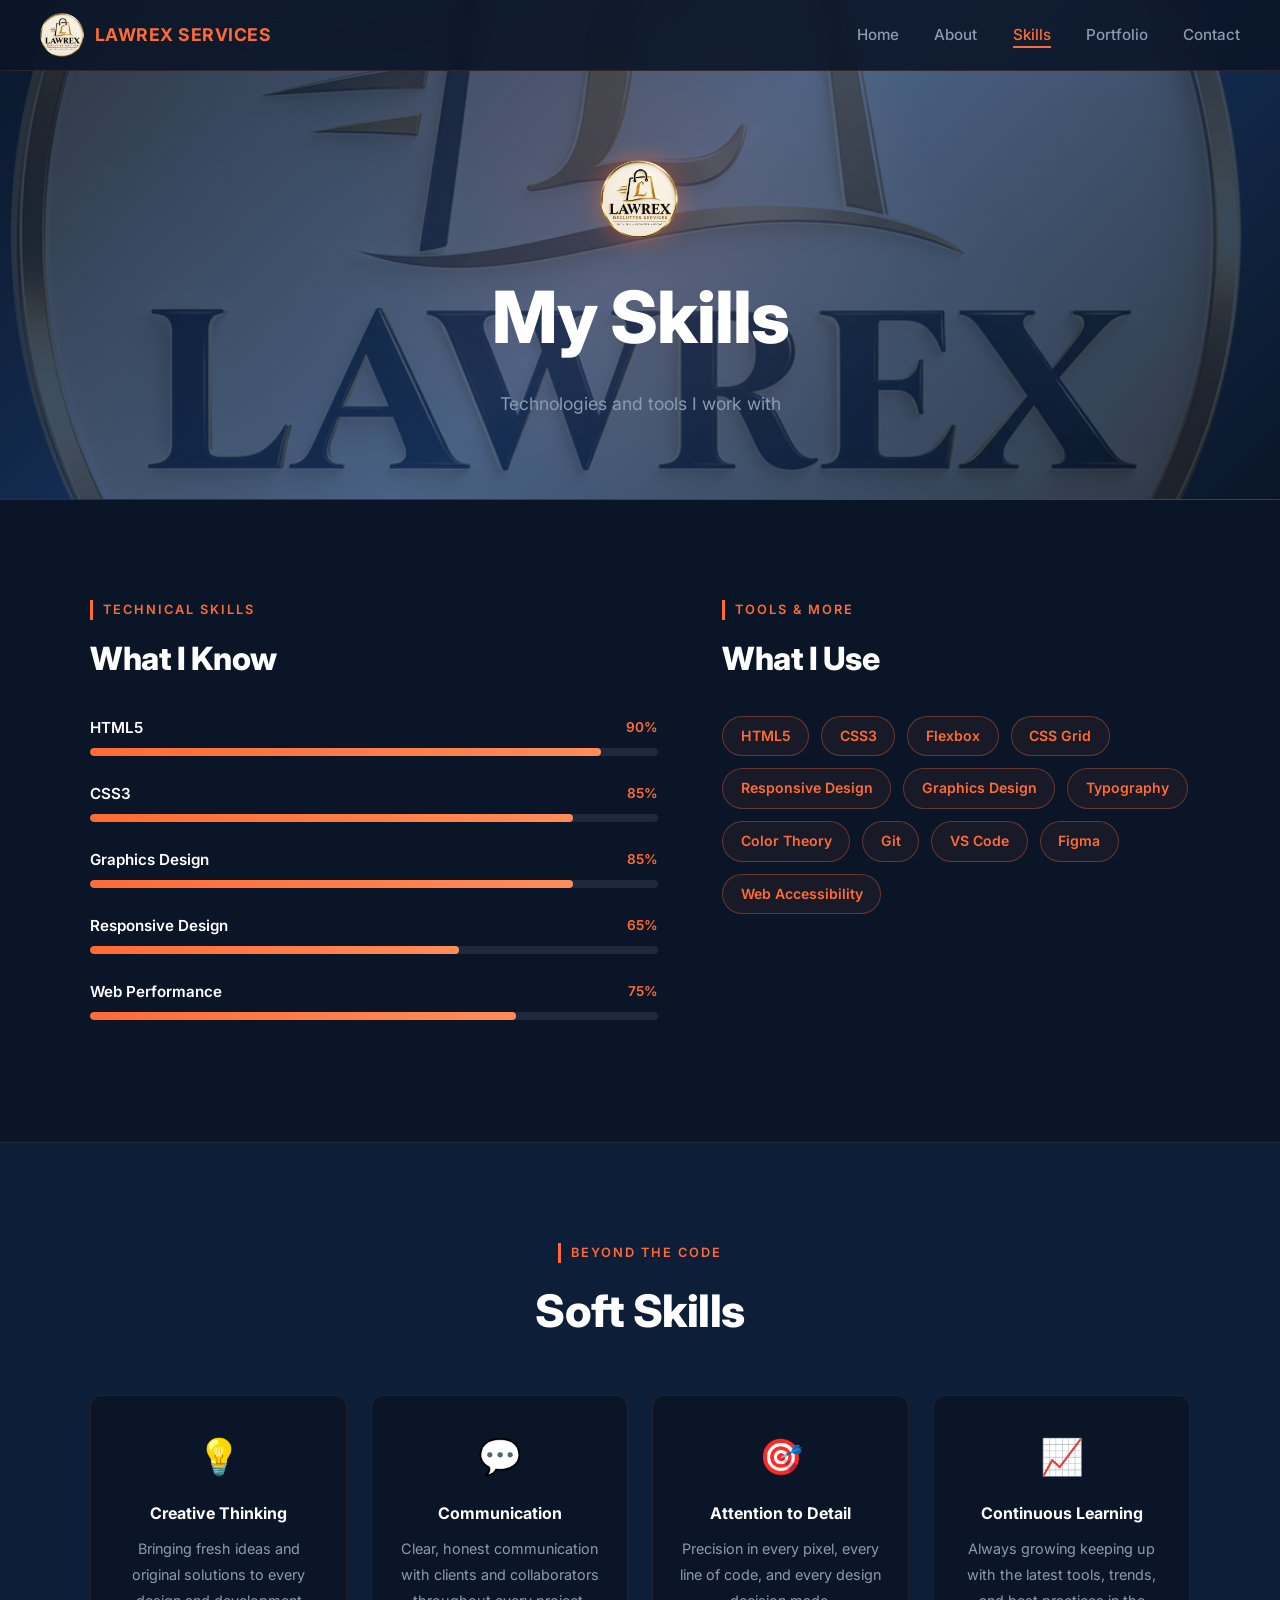
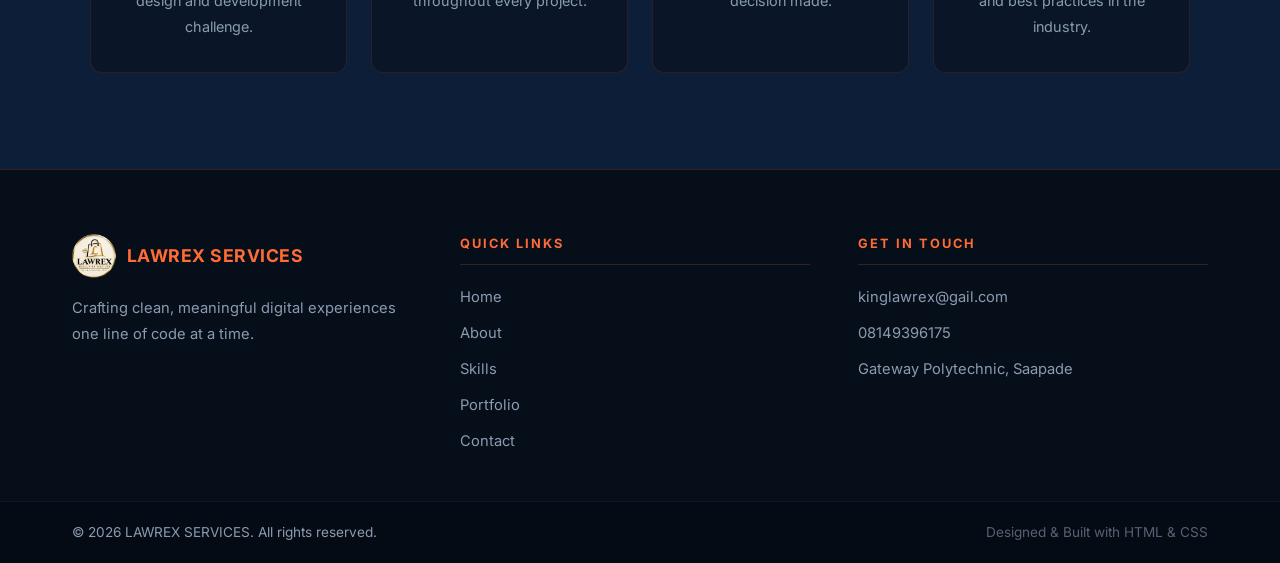
<file: skill.html>
<!DOCTYPE html>
<html lang="en">
  <head>
    <meta charset="UTF-8" />
    <meta name="viewport" content="width=device-width, initial-scale=1.0" />
    <meta name="description" content="Skills of Lawrex Services — web development and design expertise." />
    <title>Skills | LAWREX SERVICES</title>

    <!-- Google Font: Inter -->
    <link rel="preconnect" href="https://fonts.googleapis.com" />
    <link rel="preconnect" href="https://fonts.gstatic.com" crossorigin />
    <link href="https://fonts.googleapis.com/css2?family=Inter:wght@300;400;600;700;800&display=swap" rel="stylesheet" />

    <!-- Main Stylesheet -->
    <link rel="stylesheet" href="style.css" />
  </head>

  <body>

    <!-- ========== HEADER ========== -->
    <header class="site-header">
      <div class="header-inner">

        <!-- Logo -->
        <a href="index.html" class="logo logo-with-name">
          <img src="lawrex_round_logo.png" alt="LAWREX SERVICES Logo" class="logo-img" />
          <span class="logo-name">LAWREX SERVICES</span>
        </a>

        <!-- Navigation Links -->
        <nav class="main-nav">
          <ul class="nav-list">
            <li><a href="index.html" class="nav-link">Home</a></li>
            <li><a href="about.html" class="nav-link">About</a></li>
            <li><a href="skill.html" class="nav-link active">Skills</a></li>
            <li><a href="portfolio.html" class="nav-link">Portfolio</a></li>
            <li><a href="contact.html" class="nav-link">Contact</a></li>
          </ul>
        </nav>

      </div>
    </header>
    <!-- ========== END HEADER ========== -->


    <!-- ========== PAGE BANNER ========== -->
    <section class="page-banner">
      <!-- Background image — replace 'LMAJ5406.PNG' with your preferred banner bg -->
      <img src="lawrex_round_logo.png" alt="" class="banner-bg-img" />
      <!-- Dark overlay over background image -->
      <div class="banner-overlay"></div>
      <!-- Decorative glow shape -->
      <div class="banner-shape"></div>

      <div class="page-banner-inner">
        <!-- Small logo icon above the title -->
        <img src="lawrex_round_logo.png" alt="Lawrex Logo" class="banner-title-img" />
        <h1 class="page-banner-title">My <span class="highlight">Skills</span></h1>
        <p class="page-banner-sub">Technologies and tools I work with</p>
      </div>
    </section>
    <!-- ========== END PAGE BANNER ========== -->


    <!-- ========== TECHNICAL SKILLS SECTION ========== -->
    <section class="skills-main">
      <div class="skills-main-inner">

        <!-- Left Column: Skill Bars -->
        <div class="skills-bars-col">
          <span class="section-label">Technical Skills</span>
          <h2 class="skills-col-title">What I <span class="highlight">Know</span></h2>

          <!-- Each skill bar -->
          <div class="skill-bar-wrap">
            <div class="skill-bar-info">
              <span class="skill-name">HTML5</span>
              <span class="skill-percent">90%</span>
            </div>
            <div class="skill-bar-track">
              <div class="skill-bar-fill" style="width: 90%;"></div>
            </div>
          </div>

          <div class="skill-bar-wrap">
            <div class="skill-bar-info">
              <span class="skill-name">CSS3</span>
              <span class="skill-percent">85%</span>
            </div>
            <div class="skill-bar-track">
              <div class="skill-bar-fill" style="width: 85%;"></div>
            </div>
          </div>

          <div class="skill-bar-wrap">
            <div class="skill-bar-info">
              <span class="skill-name">Graphics Design</span>
              <span class="skill-percent">85%</span>
            </div>
            <div class="skill-bar-track">
              <div class="skill-bar-fill" style="width: 85%;"></div>
            </div>
          </div>

          <div class="skill-bar-wrap">
            <div class="skill-bar-info">
              <span class="skill-name">Responsive Design</span>
              <span class="skill-percent">65%</span>
            </div>
            <div class="skill-bar-track">
              <div class="skill-bar-fill" style="width: 65%;"></div>
            </div>
          </div>

          <div class="skill-bar-wrap">
            <div class="skill-bar-info">
              <span class="skill-name">Web Performance</span>
              <span class="skill-percent">75%</span>
            </div>
            <div class="skill-bar-track">
              <div class="skill-bar-fill" style="width: 75%;"></div>
            </div>
          </div>

        </div>
        <!-- END Left Column -->


        <!-- Right Column: Skill Badges -->
        <div class="skills-badges-col">
          <span class="section-label">Tools &amp; More</span>
          <h2 class="skills-col-title">What I <span class="highlight">Use</span></h2>

          <div class="badges-grid">
            <div class="skill-badge">HTML5</div>
            <div class="skill-badge">CSS3</div>
            <div class="skill-badge">Flexbox</div>
            <div class="skill-badge">CSS Grid</div>
            <div class="skill-badge">Responsive Design</div>
            <div class="skill-badge">Graphics Design</div>
            <div class="skill-badge">Typography</div>
            <div class="skill-badge">Color Theory</div>
            <div class="skill-badge">Git</div>
            <div class="skill-badge">VS Code</div>
            <div class="skill-badge">Figma</div>
            <div class="skill-badge">Web Accessibility</div>
          </div>
        </div>
        <!-- END Right Column -->

      </div>
    </section>
    <!-- ========== END TECHNICAL SKILLS ========== -->


    <!-- ========== SOFT SKILLS SECTION ========== -->
    <section class="soft-skills">
      <div class="soft-skills-inner">

        <span class="section-label">Beyond The Code</span>
        <h2 class="section-title">Soft <span class="highlight">Skills</span></h2>

        <div class="soft-cards-grid">

          <div class="soft-card">
            <div class="soft-icon">&#128161;</div>
            <h3 class="soft-title">Creative Thinking</h3>
            <p class="soft-text">Bringing fresh ideas and original solutions to every design and development challenge.</p>
          </div>

          <div class="soft-card">
            <div class="soft-icon">&#128172;</div>
            <h3 class="soft-title">Communication</h3>
            <p class="soft-text">Clear, honest communication with clients and collaborators throughout every project.</p>
          </div>

          <div class="soft-card">
            <div class="soft-icon">&#127919;</div>
            <h3 class="soft-title">Attention to Detail</h3>
            <p class="soft-text">Precision in every pixel, every line of code, and every design decision made.</p>
          </div>

          <div class="soft-card">
            <div class="soft-icon">&#128200;</div>
            <h3 class="soft-title">Continuous Learning</h3>
            <p class="soft-text">Always growing  keeping up with the latest tools, trends, and best practices in the industry.</p>
          </div>

        </div>
      </div>
    </section>
    <!-- ========== END SOFT SKILLS ========== -->


    <!-- ========== FOOTER ========== -->
    <footer class="site-footer">
      <div class="footer-inner">

        <!-- Footer Logo & Tagline -->
        <div class="footer-brand">
          <a href="index.html" class="logo logo-with-name">
            <img src="lawrex_round_logo.png" alt="LAWREX SERVICES Logo" class="logo-img" />
            <span class="logo-name">LAWREX SERVICES</span>
          </a>
          <p class="footer-tagline">
            Crafting clean, meaningful digital experiences one line of code at a time.
          </p>
        </div>

        <!-- Footer Navigation -->
        <div class="footer-nav">
          <h4 class="footer-nav-title">Quick Links</h4>
          <ul class="footer-nav-list">
            <li><a href="index.html" class="footer-link">Home</a></li>
            <li><a href="about.html" class="footer-link">About</a></li>
            <li><a href="skill.html" class="footer-link">Skills</a></li>
            <li><a href="portfolio.html" class="footer-link">Portfolio</a></li>
            <li><a href="contact.html" class="footer-link">Contact</a></li>
          </ul>
        </div>

        <!-- Footer Contact Info -->
        <div class="footer-contact">
          <h4 class="footer-nav-title">Get In Touch</h4>
          <ul class="footer-nav-list">
            <li><a href="mailto:kinglawrex@gail.com" class="footer-link">kinglawrex@gail.com</a></li>
            <li><a href="tel:08149396175" class="footer-link">08149396175</a></li>
            <li><span class="footer-link">Gateway Polytechnic, Saapade</span></li>
          </ul>
        </div>

      </div>

      <!-- Footer Bottom Bar -->
      <div class="footer-bottom">
        <div class="footer-bottom-inner">
          <p class="footer-copy">
            &copy; 2026 <span class="highlight">LAWREX SERVICES</span>. All rights reserved.
          </p>
          <p class="footer-credit">Designed &amp; Built with HTML &amp; CSS</p>
        </div>
      </div>
    </footer>
    <!-- ========== END FOOTER ========== -->

  </body>
</html>
</file>
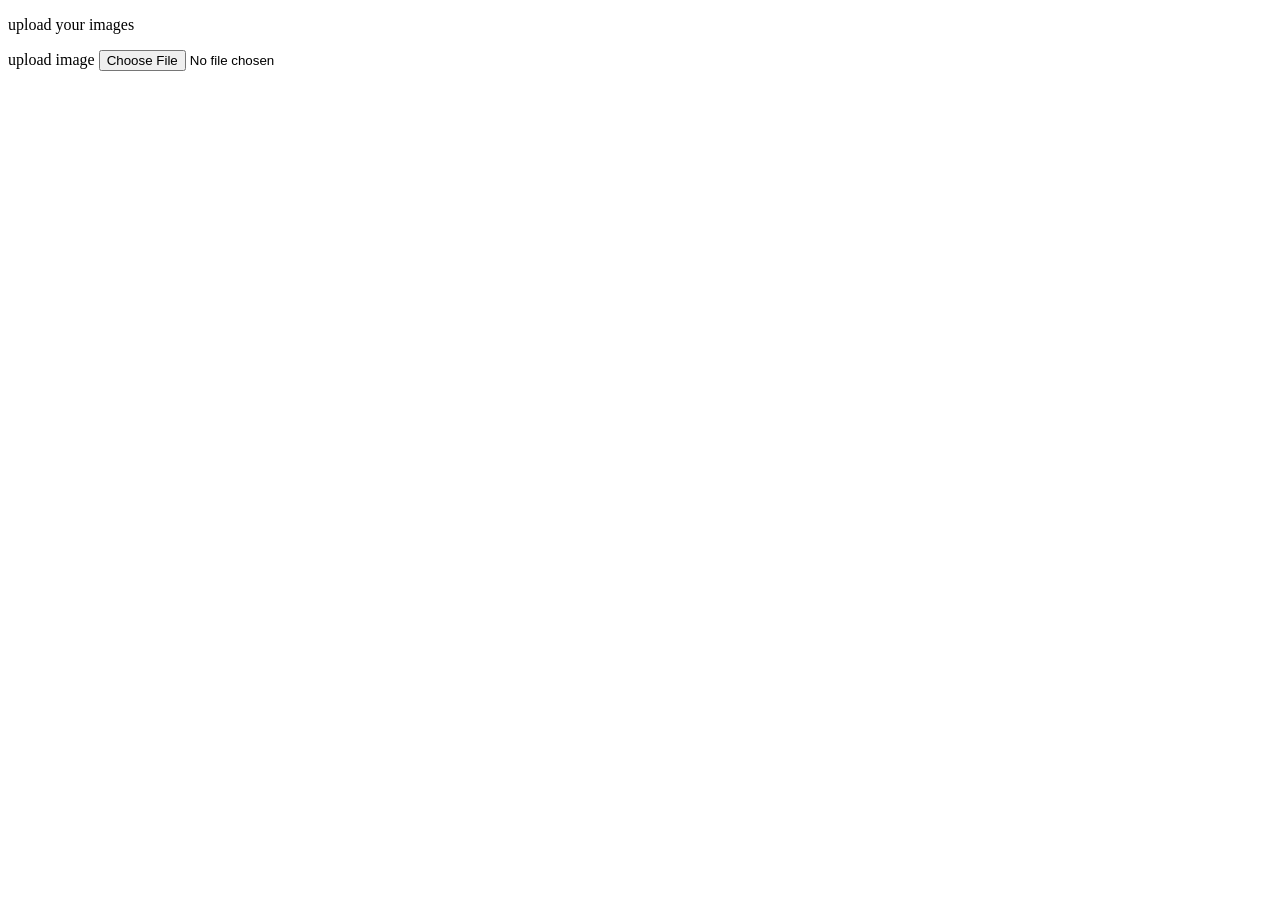
<file: Upload.html>
<!DOCTYPE html>
<html lang="en">
<head>
    <meta charset="UTF-8">
    <meta name="viewport" content="width=device-width, initial-scale=1.0">
    <title>uploading images</title>
</head>
<body>
    <p>upload your images</p>
    <label for="image">upload image</label>
    <input type="file" accept="" id="">
</body>
</html>
</file>
<file: style.css>
/* ============================================================
   PORTFOLIO — style.css
   Color Palette:
     Navy Blue  : #0A1628
     Mid Blue   : #1A3A6B
     Orange     : #FF6B35
     Light Orange: #FF8C5A
     White      : #FFFFFF
     Off-White  : #F4F6FA
     Gray Text  : #8A9BB0
   ============================================================ */


/* ---------- 1. CSS RESET & BASE ---------- */
*, *::before, *::after {
  margin: 0;
  padding: 0;
  box-sizing: border-box;
}

html {
  scroll-behavior: smooth;
}

body {
  font-family: 'Inter', sans-serif;
  background-color: #0A1628;
  color: #FFFFFF;
  line-height: 1.6;
  overflow-x: hidden;
}

a {
  text-decoration: none;
  color: inherit;
}

ul {
  list-style: none;
}


/* ---------- 2. HEADER ---------- */
.site-header {
  position: fixed;           /* Sticks to top while scrolling */
  top: 0;
  left: 0;
  width: 100%;
  z-index: 100;
  padding: 0 2rem;
  background-color: rgba(10, 22, 40, 0.90);   /* Slightly transparent navy */
  backdrop-filter: blur(10px);                 /* Frosted glass effect */
  border-bottom: 1px solid rgba(255, 107, 53, 0.15);
}

.header-inner {
  max-width: 1200px;
  margin: 0 auto;
  height: 70px;
  display: flex;
  align-items: center;
  justify-content: space-between;
}


/* --- Logo --- */
.logo {
  font-size: 1.3rem;
  font-weight: 700;
  color: #FF6B35;              /* Orange brand color */
  letter-spacing: 0.5px;
  transition: color 0.3s ease;
}

.logo:hover {
  color: #FF8C5A;              /* Slightly lighter orange on hover */
}

/* --- Logo Image Size --- */
.logo-img {
  height: 45px;              /* Adjust this value to resize your logo */
  width: auto;               /* Keeps logo proportions correct */
  display: block;
  object-fit: contain;
}


/* --- Navigation --- */
.nav-list {
  display: flex;
  gap: 2.2rem;
  align-items: center;
}

.nav-link {
  font-size: 0.95rem;
  font-weight: 500;
  color: #8A9BB0;              /* Muted gray for inactive links */
  position: relative;
  padding-bottom: 4px;
  transition: color 0.3s ease;
}

/* Underline animation on hover */
.nav-link::after {
  content: '';
  position: absolute;
  bottom: 0;
  left: 0;
  width: 0%;
  height: 2px;
  background-color: #FF6B35;
  transition: width 0.3s ease;
}

.nav-link:hover {
  color: #FFFFFF;
}

.nav-link:hover::after {
  width: 100%;
}

/* Active page link styling */
.nav-link.active {
  color: #FF6B35;
}

.nav-link.active::after {
  width: 100%;
}


/* ---------- 3. HERO SECTION ---------- */
.hero {
  position: relative;
  min-height: 100vh;           /* Full viewport height */
  display: flex;
  align-items: center;
  padding: 0 2rem;
  padding-top: 70px;           /* Offset for the fixed header */
  overflow: hidden;
}

.hero-content {
  position: relative;
  z-index: 2;                  /* Sits above the decorative shape */
  max-width: 1200px;
  margin: 0 auto;
  width: 100%;
}


/* --- Small label above name --- */
.hero-label {
  display: inline-block;
  font-size: 1.1rem;
  font-weight: 400;
  color: #8A9BB0;
  margin-bottom: 1rem;
  letter-spacing: 0.5px;
}


/* --- Main Headline --- */
.hero-title {
  font-size: clamp(2.8rem, 7vw, 5.5rem);  /* Responsive font size */
  font-weight: 800;
  line-height: 1.1;
  color: #FFFFFF;
  margin-bottom: 1.5rem;
  letter-spacing: -1px;
}

/* Orange highlight on part of the name */
.hero-title .highlight {
  color: #FF6B35;
  position: relative;
}


/* --- Tagline Paragraph --- */
.hero-tagline {
  font-size: clamp(1rem, 2vw, 1.2rem);
  color: #8A9BB0;
  max-width: 520px;
  margin-bottom: 2.5rem;
  line-height: 1.8;
}

.hero-tagline strong {
  color: #FFFFFF;
  font-weight: 600;
}


/* --- CTA Button --- */
.btn-primary {
  display: inline-block;
  padding: 0.9rem 2.2rem;
  background-color: #FF6B35;
  color: #FFFFFF;
  font-size: 1rem;
  font-weight: 600;
  border-radius: 6px;
  letter-spacing: 0.5px;
  transition: background-color 0.3s ease, transform 0.2s ease, box-shadow 0.3s ease;
  box-shadow: 0 4px 20px rgba(255, 107, 53, 0.35);
}

.btn-primary:hover {
  background-color: #FF8C5A;
  transform: translateY(-2px);                        /* Subtle lift effect */
  box-shadow: 0 8px 28px rgba(255, 107, 53, 0.50);
}

.btn-primary:active {
  transform: translateY(0);
}


/* --- Decorative Background Shape --- */
.hero-shape {
  position: absolute;
  top: -150px;
  right: -200px;
  width: 700px;
  height: 700px;
  background: radial-gradient(circle, rgba(26, 58, 107, 0.6) 0%, rgba(10, 22, 40, 0) 70%);
  border-radius: 50%;
  z-index: 1;
  pointer-events: none;
}


/* --- Hero Full Background Image --- */
/* Covers the ENTIRE hero section as a background image.
   A dark overlay sits on top so text stays perfectly readable.
   Replace 'IKCE6164.PNG' with any background image you want. */
.hero-bg-full {
  position: absolute;
  top: 0;
  left: 0;
  width: 100%;
  height: 100%;
  z-index: 0;
  pointer-events: none;

  /* ▼▼▼ REPLACE WITH YOUR HERO BACKGROUND IMAGE ▼▼▼ */
  background-image: url('IKCE6164.PNG');
  /* ▲▲▲▲▲▲▲▲▲▲▲▲▲▲▲▲▲▲▲▲▲▲▲▲▲▲▲▲▲▲▲▲▲▲▲▲▲▲▲▲▲ */

  background-size: cover;              /* Fills the full section */
  background-position: center center;  /* Centers the image */
  background-repeat: no-repeat;
}

/* Dark overlay — sits between image and text */
.hero-overlay {
  position: absolute;
  top: 0;
  left: 0;
  width: 100%;
  height: 100%;
  z-index: 1;
  pointer-events: none;
  background: linear-gradient(
    135deg,
    rgba(10, 22, 40, 0.88) 0%,    /* Dark navy on left — covers text area */
    rgba(10, 22, 40, 0.65) 100%   /* Slightly lighter on right */
  );
}

/* Hero content and shape sit above the overlay */
.hero-shape {
  z-index: 2;
}

.hero-content {
  position: relative;
  z-index: 3;
  max-width: 1200px;
  margin: 0 auto;
  width: 100%;
}


/* ============================================================
   ABOUT PAGE STYLES
   (appended below — home.html styles above are untouched)
   ============================================================ */


/* ---------- LOGO WITH NAME (used on all pages) ---------- */
/* Makes logo image and text name sit side by side */
.logo-with-name {
  display: flex;
  align-items: center;
  gap: 0.6rem;              /* Space between image and text name */
  text-decoration: none;
}

.logo-name {
  font-size: 1.1rem;
  font-weight: 700;
  color: #FF6B35;           /* Orange — matches brand color */
  letter-spacing: 0.5px;
  white-space: nowrap;
  transition: color 0.3s ease;
}

.logo-with-name:hover .logo-name {
  color: #FF8C5A;
}


/* ---------- REUSABLE: SECTION LABEL ---------- */
/* Small uppercase tag above section headings */
.section-label {
  display: inline-block;
  font-size: 0.8rem;
  font-weight: 600;
  letter-spacing: 2px;
  text-transform: uppercase;
  color: #FF6B35;
  margin-bottom: 0.8rem;
  border-left: 3px solid #FF6B35;
  padding-left: 0.6rem;
}


/* ---------- REUSABLE: SECTION TITLE ---------- */
.section-title {
  font-size: clamp(1.8rem, 4vw, 2.8rem);
  font-weight: 800;
  color: #FFFFFF;
  margin-bottom: 3rem;
  letter-spacing: -0.5px;
}


/* ---------- PAGE BANNER (title area on all inner pages) ---------- */
.page-banner {
  position: relative;
  padding: 10rem 2rem 5rem;
  overflow: hidden;
  text-align: center;
  border-bottom: 1px solid rgba(255, 107, 53, 0.2);

  /* Fallback gradient if no background image is set */
  background: linear-gradient(
    135deg,
    #0A1628 0%,
    #1A3A6B 50%,
    #0A1628 100%
  );
}

/* Background image for the banner — sits behind the dark overlay */
/* Replace 'LMAJ5406.PNG' with any image to change the banner background */
.banner-bg-img {
  position: absolute;
  top: 0;
  left: 0;
  width: 100%;
  height: 100%;
  object-fit: cover;           /* Image fills and crops to fit */
  object-position: center;
  z-index: 0;
  display: block;
  opacity: 1;
}

/* Dark overlay over the banner background image */
.banner-overlay {
  position: absolute;
  top: 0;
  left: 0;
  width: 100%;
  height: 100%;
  z-index: 1;
  background: linear-gradient(
    135deg,
    rgba(10, 22, 40, 0.85) 0%,
    rgba(26, 58, 107, 0.78) 50%,
    rgba(10, 22, 40, 0.85) 100%
  );
}

/* Smaller decorative logo image shown in the banner heading */
.banner-title-img {
  width: 80px;
  height: 80px;
  object-fit: contain;
  margin: 0 auto 1.2rem;
  display: block;
  filter: drop-shadow(0 0 12px rgba(255, 107, 53, 0.5));
  position: relative;
  z-index: 3;
}

.page-banner-inner {
  position: relative;
  z-index: 3;
}

.page-banner-title {
  font-size: clamp(2.5rem, 6vw, 4.5rem);
  font-weight: 800;
  color: #FFFFFF;
  letter-spacing: -1px;
  margin-bottom: 1rem;
}

.page-banner-sub {
  font-size: 1.1rem;
  color: #8A9BB0;
  font-weight: 400;
}

/* Decorative circle glow behind the title */
.banner-shape {
  position: absolute;
  top: -100px;
  left: 50%;
  transform: translateX(-50%);
  width: 600px;
  height: 600px;
  background: radial-gradient(circle, rgba(255, 107, 53, 0.1) 0%, transparent 70%);
  border-radius: 50%;
  z-index: 2;
  pointer-events: none;
}


/* ---------- ABOUT MAIN SECTION ---------- */
.about-main {
  padding: 6rem 2rem;
  background-color: #0A1628;
}

.about-main-inner {
  max-width: 900px;
  margin: 0 auto;
  display: flex;
  flex-direction: column;    /* Stack: photo on top, text below */
  align-items: center;
  gap: 3rem;
}


/* --- Profile Photo --- */
.about-photo-wrap {
  position: relative;
  display: inline-block;
}

/* Replace 'your-profile-photo.jpg' in about.html to show your photo */
.about-photo {
  width: 220px;
  height: 220px;
  border-radius: 50%;           /* Circular photo */
  object-fit: cover;
  object-position: center;
  display: block;
  position: relative;
  z-index: 2;
  border: 4px solid #FF6B35;   /* Orange border around photo */
}

/* Decorative ring behind the photo */
.photo-ring {
  position: absolute;
  top: -10px;
  left: -10px;
  width: calc(100% + 20px);
  height: calc(100% + 20px);
  border-radius: 50%;
  border: 2px dashed rgba(255, 107, 53, 0.35);
  z-index: 1;
  pointer-events: none;
}


/* --- Bio Text --- */
.about-bio {
  text-align: center;
  max-width: 700px;
}

.about-bio-title {
  font-size: clamp(1.5rem, 3.5vw, 2.2rem);
  font-weight: 800;
  color: #FFFFFF;
  line-height: 1.3;
  margin-bottom: 1.5rem;
  letter-spacing: -0.5px;
}

.about-bio-text {
  font-size: 1rem;
  color: #8A9BB0;
  line-height: 1.9;
  margin-bottom: 1.2rem;
}

.about-bio-text strong {
  color: #FFFFFF;
  font-weight: 600;
}

/* Space above the button */
.about-bio .btn-primary {
  margin-top: 1rem;
}


/* ---------- WHAT I DO SECTION ---------- */
.what-i-do {
  padding: 6rem 2rem;
  background-color: #0D1E38;    /* Slightly lighter navy — creates visual separation */
  border-top: 1px solid rgba(255, 107, 53, 0.1);
}

.what-i-do-inner {
  max-width: 1100px;
  margin: 0 auto;
  text-align: center;
}


/* --- Cards Grid --- */
.cards-grid {
  display: flex;
  gap: 1.8rem;
  justify-content: center;
  flex-wrap: wrap;              /* Wraps on smaller screens */
}

.service-card {
  background-color: #0A1628;
  border: 1px solid rgba(255, 107, 53, 0.15);
  border-radius: 12px;
  padding: 2.2rem 2rem;
  flex: 1 1 260px;              /* Each card is at least 260px wide */
  max-width: 320px;
  text-align: center;
  transition: border-color 0.3s ease, transform 0.3s ease, box-shadow 0.3s ease;
}

.service-card:hover {
  border-color: #FF6B35;
  transform: translateY(-6px);
  box-shadow: 0 12px 32px rgba(255, 107, 53, 0.15);
}

/* Icon circle */
.card-icon {
  width: 64px;
  height: 64px;
  border-radius: 50%;
  background: linear-gradient(135deg, #FF6B35, #FF8C5A);
  color: #FFFFFF;
  font-size: 1.5rem;
  font-weight: 700;
  display: flex;
  align-items: center;
  justify-content: center;
  margin: 0 auto 1.4rem;
}

.card-title {
  font-size: 1.1rem;
  font-weight: 700;
  color: #FFFFFF;
  margin-bottom: 0.8rem;
  letter-spacing: 0.2px;
}

.card-text {
  font-size: 0.95rem;
  color: #8A9BB0;
  line-height: 1.8;
}


/* ============================================================
   CONTACT PAGE STYLES
   (appended below — all previous styles untouched)
   ============================================================ */


/* ---------- CONTACT MAIN SECTION ---------- */
.contact-main {
  padding: 6rem 2rem;
  background-color: #0A1628;        /* Same navy base as home */
}

.contact-main-inner {
  max-width: 1100px;
  margin: 0 auto;
  display: flex;
  gap: 4rem;                        /* Space between info and form */
  align-items: flex-start;
  flex-wrap: wrap;                  /* Stacks on smaller screens */
}


/* ---------- LEFT: CONTACT INFO ---------- */
.contact-info {
  flex: 1 1 300px;                  /* Takes up roughly left third */
  max-width: 400px;
}

.contact-info-title {
  font-size: clamp(1.6rem, 3.5vw, 2.2rem);
  font-weight: 800;
  color: #FFFFFF;
  line-height: 1.3;
  margin-bottom: 1rem;
  letter-spacing: -0.5px;
}

.contact-info-desc {
  font-size: 0.98rem;
  color: #8A9BB0;
  line-height: 1.9;
  margin-bottom: 2.2rem;
}


/* --- Info Cards (Email, Phone, Location) --- */
.info-card {
  display: flex;
  align-items: center;
  gap: 1.2rem;
  padding: 1.2rem 1.4rem;
  margin-bottom: 1rem;
  background-color: #0D1E38;        /* Slightly lighter navy panel */
  border: 1px solid rgba(255, 107, 53, 0.12);
  border-radius: 10px;
  transition: border-color 0.3s ease, transform 0.2s ease;
}

.info-card:hover {
  border-color: #FF6B35;
  transform: translateX(5px);       /* Slide right on hover */
}

/* Orange circle icon */
.info-icon {
  width: 48px;
  height: 48px;
  border-radius: 50%;
  background: linear-gradient(135deg, #FF6B35, #FF8C5A);
  color: #FFFFFF;
  font-size: 1.3rem;
  display: flex;
  align-items: center;
  justify-content: center;
  flex-shrink: 0;                   /* Icon never shrinks */
}

.info-details {
  display: flex;
  flex-direction: column;
  gap: 0.2rem;
}

.info-label {
  font-size: 0.75rem;
  font-weight: 600;
  letter-spacing: 1.5px;
  text-transform: uppercase;
  color: #FF6B35;                   /* Orange label */
}

.info-value {
  font-size: 0.95rem;
  font-weight: 500;
  color: #FFFFFF;
  text-decoration: none;
  transition: color 0.3s ease;
}

.info-value:hover {
  color: #FF6B35;
}


/* ---------- RIGHT: CONTACT FORM ---------- */
.contact-form-wrap {
  flex: 1 1 420px;                  /* Takes up roughly right two-thirds */
  background: linear-gradient(
    145deg,
    #0D1E38 0%,
    #112240 100%
  );
  border: 1px solid rgba(255, 107, 53, 0.15);
  border-radius: 16px;
  padding: 2.8rem 2.4rem;
}

.contact-form {
  display: flex;
  flex-direction: column;
  gap: 1.4rem;
}

/* Two inputs side by side (Name + Email) */
.form-row {
  display: flex;
  gap: 1.2rem;
  flex-wrap: wrap;
}

.form-row .form-group {
  flex: 1 1 200px;                  /* Each input takes equal space */
}

.form-group {
  display: flex;
  flex-direction: column;
  gap: 0.5rem;
}

.form-label {
  font-size: 0.85rem;
  font-weight: 600;
  color: #8A9BB0;
  letter-spacing: 0.5px;
  text-transform: uppercase;
}

/* Input & Textarea shared styling */
.form-input {
  background-color: #0A1628;
  border: 1px solid rgba(138, 155, 176, 0.25);
  border-radius: 8px;
  padding: 0.85rem 1rem;
  font-size: 0.95rem;
  font-family: 'Inter', sans-serif;
  color: #FFFFFF;
  width: 100%;
  outline: none;
  transition: border-color 0.3s ease, box-shadow 0.3s ease;
}

/* Orange glow when focused */
.form-input:focus {
  border-color: #FF6B35;
  box-shadow: 0 0 0 3px rgba(255, 107, 53, 0.15);
}

/* Placeholder text color */
.form-input::placeholder {
  color: rgba(138, 155, 176, 0.5);
}

/* Textarea specific */
.form-textarea {
  resize: vertical;                 /* Only allow vertical resize */
  min-height: 150px;
}

/* Submit button — full width */
.btn-submit {
  width: 100%;
  text-align: center;
  padding: 1rem;
  font-size: 1rem;
  border: none;
  cursor: pointer;
  font-family: 'Inter', sans-serif;
  margin-top: 0.4rem;
}


/* ============================================================
   SKILLS PAGE STYLES
   ============================================================ */


/* ---------- SKILLS MAIN SECTION (two columns) ---------- */
.skills-main {
  padding: 6rem 2rem;
  background-color: #0A1628;
}

.skills-main-inner {
  max-width: 1100px;
  margin: 0 auto;
  display: flex;
  gap: 4rem;
  align-items: flex-start;
  flex-wrap: wrap;              /* Stacks on small screens */
}


/* ---------- LEFT: SKILL BARS ---------- */
.skills-bars-col {
  flex: 1 1 420px;
}

.skills-col-title {
  font-size: clamp(1.5rem, 3vw, 2rem);
  font-weight: 800;
  color: #FFFFFF;
  margin-bottom: 2rem;
  letter-spacing: -0.5px;
}

/* Each skill bar row */
.skill-bar-wrap {
  margin-bottom: 1.6rem;
}

.skill-bar-info {
  display: flex;
  justify-content: space-between;
  align-items: center;
  margin-bottom: 0.5rem;
}

.skill-name {
  font-size: 0.95rem;
  font-weight: 600;
  color: #FFFFFF;
}

.skill-percent {
  font-size: 0.85rem;
  font-weight: 600;
  color: #FF6B35;              /* Orange percentage */
}

/* The grey track (background of the bar) */
.skill-bar-track {
  width: 100%;
  height: 8px;
  background-color: rgba(138, 155, 176, 0.15);
  border-radius: 100px;
  overflow: hidden;
}

/* The orange filled portion — width is set inline in HTML */
.skill-bar-fill {
  height: 100%;
  background: linear-gradient(90deg, #FF6B35, #FF8C5A);
  border-radius: 100px;
}


/* ---------- RIGHT: SKILL BADGES ---------- */
.skills-badges-col {
  flex: 1 1 320px;
}

.badges-grid {
  display: flex;
  flex-wrap: wrap;
  gap: 0.75rem;
  margin-top: 0.5rem;
}

/* Individual badge pill */
.skill-badge {
  padding: 0.5rem 1.1rem;
  border: 1px solid rgba(255, 107, 53, 0.35);
  border-radius: 100px;        /* Fully rounded pill */
  font-size: 0.88rem;
  font-weight: 600;
  color: #FF6B35;
  background-color: rgba(255, 107, 53, 0.06);
  transition: background-color 0.3s ease, border-color 0.3s ease, color 0.3s ease;
  cursor: default;
}

.skill-badge:hover {
  background-color: #FF6B35;
  color: #FFFFFF;
  border-color: #FF6B35;
}


/* ---------- SOFT SKILLS SECTION ---------- */
.soft-skills {
  padding: 6rem 2rem;
  background-color: #0D1E38;
  border-top: 1px solid rgba(255, 107, 53, 0.1);
  text-align: center;
}

.soft-skills-inner {
  max-width: 1100px;
  margin: 0 auto;
}

/* Four soft skill cards in a row */
.soft-cards-grid {
  display: flex;
  gap: 1.5rem;
  justify-content: center;
  flex-wrap: wrap;
}

.soft-card {
  flex: 1 1 220px;
  max-width: 260px;
  background-color: #0A1628;
  border: 1px solid rgba(255, 107, 53, 0.12);
  border-radius: 12px;
  padding: 2rem 1.5rem;
  text-align: center;
  transition: border-color 0.3s ease, transform 0.3s ease, box-shadow 0.3s ease;
}

.soft-card:hover {
  border-color: #FF6B35;
  transform: translateY(-6px);
  box-shadow: 0 12px 32px rgba(255, 107, 53, 0.12);
}

/* Emoji icon */
.soft-icon {
  font-size: 2.2rem;
  margin-bottom: 1rem;
  display: block;
}

.soft-title {
  font-size: 1rem;
  font-weight: 700;
  color: #FFFFFF;
  margin-bottom: 0.6rem;
}

.soft-text {
  font-size: 0.9rem;
  color: #8A9BB0;
  line-height: 1.8;
}


/* ============================================================
   PORTFOLIO PAGE STYLES
   ============================================================ */


/* ---------- PORTFOLIO MAIN SECTION ---------- */
.portfolio-main {
  padding: 6rem 2rem;
  background-color: #0A1628;
}

.portfolio-main-inner {
  max-width: 1200px;
  margin: 0 auto;
  text-align: center;
}


/* ---------- PROJECT CARDS GRID ---------- */
/* 3 columns on wide screens, 2 on medium, 1 on small */
.portfolio-grid {
  display: grid;
  grid-template-columns: repeat(3, 1fr);
  gap: 2rem;
  margin-bottom: 4rem;
  text-align: left;
}

/* Individual project card */
.project-card {
  background-color: #0D1E38;
  border: 1px solid rgba(255, 107, 53, 0.12);
  border-radius: 14px;
  overflow: hidden;             /* Clips the image to rounded corners */
  transition: border-color 0.3s ease, transform 0.3s ease, box-shadow 0.3s ease;
}

.project-card:hover {
  border-color: #FF6B35;
  transform: translateY(-6px);
  box-shadow: 0 16px 40px rgba(255, 107, 53, 0.14);
}


/* --- Project Image Wrapper --- */
.project-img-wrap {
  position: relative;
  width: 100%;
  height: 220px;               /* Fixed image area height */
  overflow: hidden;
  background-color: #112240;   /* Fallback colour while image loads */
}

.project-img {
  width: 100%;
  height: 100%;
  object-fit: cover;           /* Covers the area without distortion */
  object-position: center;
  display: block;
  transition: transform 0.4s ease;
}

/* Image zooms in on card hover */
.project-card:hover .project-img {
  transform: scale(1.05);
}

/* Overlay that appears on image hover */
.project-overlay {
  position: absolute;
  top: 0;
  left: 0;
  width: 100%;
  height: 100%;
  background-color: rgba(10, 22, 40, 0.75);
  display: flex;
  align-items: center;
  justify-content: center;
  opacity: 0;                  /* Hidden by default */
  transition: opacity 0.3s ease;
}

/* Show overlay when card is hovered */
.project-card:hover .project-overlay {
  opacity: 1;
}

/* "View Project" button inside overlay */
.project-view-btn {
  display: inline-block;
  padding: 0.65rem 1.5rem;
  background-color: #FF6B35;
  color: #FFFFFF;
  font-size: 0.9rem;
  font-weight: 600;
  border-radius: 6px;
  text-decoration: none;
  transition: background-color 0.3s ease;
}

.project-view-btn:hover {
  background-color: #FF8C5A;
}


/* --- Project Info Below Image --- */
.project-info {
  padding: 1.4rem 1.6rem 1.8rem;
}

/* Orange category tag */
.project-tag {
  display: inline-block;
  font-size: 0.75rem;
  font-weight: 700;
  letter-spacing: 1.5px;
  text-transform: uppercase;
  color: #FF6B35;
  margin-bottom: 0.6rem;
}

.project-title {
  font-size: 1.1rem;
  font-weight: 700;
  color: #FFFFFF;
  margin-bottom: 0.6rem;
  letter-spacing: 0.1px;
}

.project-desc {
  font-size: 0.9rem;
  color: #8A9BB0;
  line-height: 1.8;
}


/* ---------- PORTFOLIO CTA BLOCK ---------- */
.portfolio-cta {
  padding: 3rem 2rem;
  background: linear-gradient(135deg, #0D1E38 0%, #112240 100%);
  border: 1px solid rgba(255, 107, 53, 0.18);
  border-radius: 16px;
  display: flex;
  align-items: center;
  justify-content: space-between;
  gap: 2rem;
  flex-wrap: wrap;
  text-align: left;
}

.portfolio-cta-text {
  font-size: clamp(1.1rem, 2.5vw, 1.4rem);
  font-weight: 700;
  color: #FFFFFF;
}


/* ---------- RESPONSIVE: GRID COLUMNS ---------- */
/* 2 columns on tablets */
@media (max-width: 1024px) {
  .portfolio-grid {
    grid-template-columns: repeat(2, 1fr);
  }
}

/* 1 column on mobile */
@media (max-width: 600px) {
  .portfolio-grid {
    grid-template-columns: 1fr;
  }

  .skills-main-inner {
    flex-direction: column;
  }

  .soft-cards-grid {
    flex-direction: column;
    align-items: center;
  }

  .portfolio-cta {
    flex-direction: column;
    text-align: center;
  }
}


/* ============================================================
   FOOTER STYLES — shared across all pages
   ============================================================ */

.site-footer {
  background-color: #060E1A;             /* Deepest navy — darker than page bg */
  border-top: 1px solid rgba(255, 107, 53, 0.2);
}


/* ---------- FOOTER MAIN ROW (3 columns) ---------- */
.footer-inner {
  max-width: 1200px;
  margin: 0 auto;
  padding: 4rem 2rem 3rem;
  display: flex;
  gap: 3rem;
  flex-wrap: wrap;
  justify-content: space-between;
}


/* --- Column 1: Brand / Logo --- */
.footer-brand {
  flex: 1 1 280px;
  max-width: 340px;
}

.footer-tagline {
  margin-top: 1rem;
  font-size: 0.92rem;
  color: #8A9BB0;
  line-height: 1.8;
}


/* --- Column 2 & 3: Nav + Contact --- */
.footer-nav,
.footer-contact {
  flex: 1 1 160px;
}

.footer-nav-title {
  font-size: 0.8rem;
  font-weight: 700;
  letter-spacing: 2px;
  text-transform: uppercase;
  color: #FF6B35;              /* Orange column heading */
  margin-bottom: 1.2rem;
  padding-bottom: 0.6rem;
  border-bottom: 1px solid rgba(255, 107, 53, 0.2);
}

.footer-nav-list {
  display: flex;
  flex-direction: column;
  gap: 0.65rem;
}

.footer-link {
  font-size: 0.92rem;
  color: #8A9BB0;
  text-decoration: none;
  transition: color 0.3s ease, padding-left 0.3s ease;
  display: inline-block;
}

.footer-link:hover {
  color: #FF6B35;
  padding-left: 4px;           /* Subtle slide on hover */
}


/* ---------- FOOTER BOTTOM BAR ---------- */
.footer-bottom {
  border-top: 1px solid rgba(255, 255, 255, 0.05);
  background-color: rgba(0, 0, 0, 0.2);
}

.footer-bottom-inner {
  max-width: 1200px;
  margin: 0 auto;
  padding: 1.2rem 2rem;
  display: flex;
  align-items: center;
  justify-content: space-between;
  flex-wrap: wrap;
  gap: 0.5rem;
}

.footer-copy {
  font-size: 0.85rem;
  color: #8A9BB0;
}

.footer-credit {
  font-size: 0.85rem;
  color: rgba(138, 155, 176, 0.6);
}

/* Responsive: stack footer columns on small screens */
@media (max-width: 600px) {
  .footer-inner {
    flex-direction: column;
  }

  .footer-bottom-inner {
    flex-direction: column;
    text-align: center;
  }
}


/* ============================================================
   RESPONSIVE STYLES
   Breakpoints:
     Mobile  : max-width 480px
     Tablet  : 481px – 768px
     Laptop  : 769px – 1024px
   All existing styles above are untouched.
   ============================================================ */


/* ============================================================
   LAPTOP — 769px to 1024px
   Slight adjustments: tighter spacing, smaller fonts
   ============================================================ */
@media (max-width: 1024px) {

  /* Header */
  .nav-list {
    gap: 1.5rem;
  }

  /* Hero */
  .hero {
    padding: 0 1.5rem;
    padding-top: 70px;
  }

  .hero-bg {
    width: 45%;
    opacity: 0.09;
  }

  /* About */
  .about-main-inner {
    gap: 2.5rem;
  }

  /* Skills */
  .skills-main-inner {
    gap: 2.5rem;
  }

  /* Portfolio — already handled above (2 columns) */

  /* Contact */
  .contact-main-inner {
    gap: 2.5rem;
  }

  /* Footer */
  .footer-inner {
    gap: 2rem;
  }
}


/* ============================================================
   TABLET — 481px to 768px
   Stack some layouts, reduce padding and font sizes
   ============================================================ */
@media (max-width: 768px) {

  /* --- HEADER --- */
  .site-header {
    padding: 0 1.2rem;
  }

  .header-inner {
    height: 65px;
  }

  /* Shrink logo name on tablet */
  .logo-name {
    font-size: 0.95rem;
  }

  .logo-img {
    height: 38px;
  }

  /* Shrink nav gap */
  .nav-list {
    gap: 1.1rem;
  }

  .nav-link {
    font-size: 0.85rem;
  }


  /* --- HERO --- */
  .hero {
    padding: 0 1.2rem;
    padding-top: 65px;
    min-height: 100vh;
    text-align: center;
    justify-content: center;
  }

  .hero-content {
    text-align: center;
  }

  /* Hide the logo watermark bg on tablet — saves space */
  .hero-bg {
    width: 100%;
    opacity: 0.06;
    -webkit-mask-image: none;
    mask-image: none;
    background-position: center center;
  }

  .hero-label {
    font-size: 1rem;
  }

  .hero-tagline {
    max-width: 100%;
    font-size: 1rem;
  }


  /* --- PAGE BANNER --- */
  .page-banner {
    padding: 8rem 1.5rem 4rem;
  }

  .page-banner-sub {
    font-size: 1rem;
  }


  /* --- ABOUT --- */
  .about-main {
    padding: 4rem 1.5rem;
  }

  .about-photo {
    width: 180px;
    height: 180px;
  }

  .about-bio {
    text-align: center;
  }


  /* --- WHAT I DO CARDS --- */
  .what-i-do {
    padding: 4rem 1.5rem;
  }

  .cards-grid {
    gap: 1.2rem;
  }

  .service-card {
    flex: 1 1 220px;
  }


  /* --- SKILLS --- */
  .skills-main {
    padding: 4rem 1.5rem;
  }

  .skills-main-inner {
    flex-direction: column;
    gap: 3rem;
  }

  .skills-bars-col,
  .skills-badges-col {
    flex: 1 1 100%;
    width: 100%;
  }

  .soft-skills {
    padding: 4rem 1.5rem;
  }

  .soft-card {
    flex: 1 1 200px;
  }


  /* --- PORTFOLIO --- */
  .portfolio-main {
    padding: 4rem 1.5rem;
  }

  .portfolio-grid {
    grid-template-columns: repeat(2, 1fr);
    gap: 1.4rem;
  }

  .portfolio-cta {
    flex-direction: column;
    text-align: center;
    padding: 2rem 1.5rem;
  }


  /* --- CONTACT --- */
  .contact-main {
    padding: 4rem 1.5rem;
  }

  .contact-main-inner {
    flex-direction: column;
    gap: 2.5rem;
  }

  .contact-info {
    max-width: 100%;
  }

  .contact-form-wrap {
    padding: 2rem 1.5rem;
  }


  /* --- FOOTER --- */
  .footer-inner {
    flex-direction: column;
    gap: 2rem;
    padding: 3rem 1.5rem 2rem;
  }

  .footer-brand {
    max-width: 100%;
  }

  .footer-bottom-inner {
    flex-direction: column;
    text-align: center;
  }
}


/* ============================================================
   MOBILE — up to 480px
   Full single-column layout, larger tap targets, compact padding
   ============================================================ */
@media (max-width: 480px) {

  /* --- HEADER --- */
  .site-header {
    padding: 0 1rem;
  }

  .header-inner {
    height: 60px;
  }

  /* Hide the brand name text on small mobile — logo image stays */
  .logo-name {
    display: none;
  }

  .logo-img {
    height: 36px;
  }

  /* Shrink nav links to fit small screens */
  .nav-list {
    gap: 0.7rem;
  }

  .nav-link {
    font-size: 0.78rem;
    padding-bottom: 2px;
  }


  /* --- HERO --- */
  .hero {
    padding: 0 1rem;
    padding-top: 60px;
    text-align: center;
    align-items: center;
  }

  .hero-content {
    text-align: center;
  }

  /* Completely hide watermark on mobile */
  .hero-bg {
    display: none;
  }

  .hero-shape {
    display: none;
  }

  .hero-label {
    font-size: 0.95rem;
  }

  .hero-tagline {
    font-size: 0.95rem;
    margin-bottom: 2rem;
  }

  .btn-primary {
    padding: 0.85rem 1.8rem;
    font-size: 0.95rem;
  }


  /* --- PAGE BANNER --- */
  .page-banner {
    padding: 7rem 1rem 3rem;
  }

  .page-banner-sub {
    font-size: 0.9rem;
    padding: 0 0.5rem;
  }


  /* --- ABOUT --- */
  .about-main {
    padding: 3.5rem 1rem;
  }

  .about-photo {
    width: 160px;
    height: 160px;
  }

  .about-bio-text {
    font-size: 0.95rem;
  }


  /* --- WHAT I DO CARDS --- */
  .what-i-do {
    padding: 3.5rem 1rem;
  }

  .cards-grid {
    flex-direction: column;
    align-items: center;
  }

  .service-card {
    flex: 1 1 100%;
    max-width: 100%;
    width: 100%;
  }


  /* --- SKILLS --- */
  .skills-main {
    padding: 3.5rem 1rem;
  }

  .soft-skills {
    padding: 3.5rem 1rem;
  }

  .soft-cards-grid {
    flex-direction: column;
    align-items: center;
  }

  .soft-card {
    flex: 1 1 100%;
    max-width: 100%;
    width: 100%;
  }

  .badges-grid {
    gap: 0.5rem;
  }

  .skill-badge {
    font-size: 0.82rem;
    padding: 0.45rem 0.9rem;
  }


  /* --- PORTFOLIO --- */
  .portfolio-main {
    padding: 3.5rem 1rem;
  }

  .portfolio-grid {
    grid-template-columns: 1fr;
    gap: 1.2rem;
  }

  .project-img-wrap {
    height: 190px;
  }

  .portfolio-cta {
    padding: 1.8rem 1rem;
    flex-direction: column;
    text-align: center;
    gap: 1.2rem;
  }

  .portfolio-cta .btn-primary {
    width: 100%;
    text-align: center;
  }


  /* --- CONTACT --- */
  .contact-main {
    padding: 3.5rem 1rem;
  }

  .contact-main-inner {
    flex-direction: column;
    gap: 2rem;
  }

  .contact-form-wrap {
    padding: 1.5rem 1rem;
  }

  /* Stack Name + Email fields vertically on mobile */
  .form-row {
    flex-direction: column;
  }

  .form-row .form-group {
    flex: 1 1 100%;
  }

  .info-card {
    padding: 1rem;
  }


  /* --- FOOTER --- */
  .footer-inner {
    flex-direction: column;
    gap: 1.8rem;
    padding: 2.5rem 1rem 1.5rem;
  }

  .footer-brand {
    max-width: 100%;
  }

  .footer-nav-title {
    font-size: 0.75rem;
  }

  .footer-link {
    font-size: 0.88rem;
  }

  .footer-bottom-inner {
    flex-direction: column;
    text-align: center;
    padding: 1rem;
    gap: 0.4rem;
  }

  .footer-copy,
  .footer-credit {
    font-size: 0.8rem;
  }

  /* Section headings padding reduction */
  .section-title {
    margin-bottom: 2rem;
  }
}


/* ============================================================
   HERO ENHANCEMENTS — Welcome Badge, Dual Buttons, Image Frame
   ============================================================ */


/* --- Welcome Badge (decorative box around "Welcome to my portfolio") --- */
.hero-welcome-badge {
  display: inline-flex;
  align-items: center;
  gap: 0.6rem;
  padding: 0.5rem 1.4rem;
  margin-bottom: 1.4rem;
  border: 1.5px solid rgba(255, 107, 53, 0.65);
  border-radius: 50px;
  background: rgba(255, 107, 53, 0.08);
  box-shadow: 0 0 18px rgba(255, 107, 53, 0.18), inset 0 0 10px rgba(255, 107, 53, 0.05);
  backdrop-filter: blur(4px);
}

.hero-welcome-badge .hero-label {
  display: inline;
  margin-bottom: 0;
  font-size: 1rem;
  font-weight: 600;
  color: #FF6B35;
  letter-spacing: 1.5px;
  text-transform: uppercase;
}

/* Decorative dot separators inside the badge */
.hero-welcome-dots {
  display: inline-block;
  width: 6px;
  height: 6px;
  border-radius: 50%;
  background: #FF6B35;
  opacity: 0.75;
}


/* --- Hello I'm line --- */
.hero-hello {
  margin-bottom: 0.4rem;
}

.hero-hello h2 {
  font-size: clamp(1.2rem, 2.5vw, 1.6rem);
  font-weight: 400;
  color: #8A9BB0;
  letter-spacing: 1px;
}


/* --- Dual Button Row --- */
.hero-btn-row {
  display: flex;
  flex-wrap: wrap;
  gap: 1rem;
  align-items: center;
  margin-bottom: 3.5rem;
}


/* --- Outline / Ghost "Contact Me" Button --- */
.btn-outline {
  display: inline-block;
  padding: 0.9rem 2.2rem;
  background: transparent;
  color: #FF6B35;
  font-size: 1rem;
  font-weight: 600;
  border: 2px solid #FF6B35;
  border-radius: 6px;
  letter-spacing: 0.5px;
  transition: background-color 0.3s ease, color 0.3s ease,
              transform 0.2s ease, box-shadow 0.3s ease;
}

.btn-outline:hover {
  background-color: #FF6B35;
  color: #FFFFFF;
  transform: translateY(-2px);
  box-shadow: 0 8px 28px rgba(255, 107, 53, 0.45);
}

.btn-outline:active {
  transform: translateY(0);
}


/* --- Circular Profile Image Frame --- */
.hero-frame-wrap {
  display: flex;
  flex-direction: column;
  align-items: center;
  gap: 0.7rem;
}

.hero-img-frame {
  position: relative;
  width: 220px;
  height: 220px;
  border-radius: 50%;
  /* Inner orange solid border */
  border: 4px solid #FF6B35;
  box-shadow:
    0 0 0 8px rgba(255, 107, 53, 0.15),   /* soft inner glow ring */
    0 0 40px rgba(255, 107, 53, 0.30),    /* outer glow */
    0 0 80px rgba(255, 107, 53, 0.12);    /* wide ambient glow */
  overflow: hidden;
  background: linear-gradient(135deg, #0A1628 0%, #1A2F50 100%);
  flex-shrink: 0;
}

.hero-frame-img {
  width: 100%;
  height: 100%;
  border-radius: 50%;
  object-fit: cover;
  display: block;
}

/* Dashed outer ring (decorative — does NOT clip the image) */
.hero-frame-ring {
  position: absolute;
  top: -14px;
  left: -14px;
  right: -14px;
  bottom: -14px;
  border-radius: 50%;
  border: 2px dashed rgba(255, 107, 53, 0.45);
  pointer-events: none;
  animation: spin-ring 18s linear infinite;
}

.hero-frame-ring--outer {
  top: -26px;
  left: -26px;
  right: -26px;
  bottom: -26px;
  border: 1.5px dashed rgba(138, 155, 176, 0.25);
  animation: spin-ring 30s linear infinite reverse;
}

@keyframes spin-ring {
  from { transform: rotate(0deg); }
  to   { transform: rotate(360deg); }
}

/* Name label below the frame */
.hero-frame-label {
  font-size: 1rem;
  font-weight: 700;
  color: #FFFFFF;
  letter-spacing: 1.5px;
  text-transform: uppercase;
  margin-top: 0.4rem;
}

/* Role tag below name */
.hero-frame-role {
  font-size: 0.85rem;
  font-weight: 400;
  color: #FF6B35;
  letter-spacing: 0.5px;
}


/* ============================================================
   RESPONSIVE — Hero Enhancements
   ============================================================ */

/* Tablet */
@media (max-width: 768px) {
  .hero-welcome-badge {
    padding: 0.4rem 1rem;
  }

  .hero-welcome-badge .hero-label {
    font-size: 0.85rem;
  }

  .hero-btn-row {
    flex-direction: column;
    align-items: flex-start;
    gap: 0.8rem;
  }

  .hero-img-frame {
    width: 180px;
    height: 180px;
  }
}

/* Mobile */
@media (max-width: 480px) {
  .hero-welcome-badge {
    padding: 0.35rem 0.8rem;
    gap: 0.4rem;
  }

  .hero-welcome-badge .hero-label {
    font-size: 0.78rem;
    letter-spacing: 0.8px;
  }

  .hero-btn-row {
    gap: 0.7rem;
  }

  .btn-primary,
  .btn-outline {
    width: 100%;
    text-align: center;
  }

  .hero-img-frame {
    width: 150px;
    height: 150px;
  }

  .hero-frame-label {
    font-size: 0.88rem;
  }
}


/* ============================================================
   PROJECT CARD ILLUSTRATED PLACEHOLDERS
   Coloured gradient banners with centred emoji icons —
   replace .project-img-placeholder with a real <img> any time
   ============================================================ */

.project-img-placeholder {
  width: 100%;
  height: 100%;
  display: flex;
  align-items: center;
  justify-content: center;
  border-radius: 0;
}

.proj-icon {
  font-size: 4rem;
  line-height: 1;
  filter: drop-shadow(0 4px 12px rgba(0,0,0,0.4));
}

/* Each card gets a unique gradient identity */
.proj-bg-1 { background: linear-gradient(135deg, #0A1628 0%, #1A3A6B 100%); }  /* Deep navy */
.proj-bg-2 { background: linear-gradient(135deg, #1A2F50 0%, #2D5A8E 100%); }  /* Blue-slate */
.proj-bg-3 { background: linear-gradient(135deg, #2A1A0A 0%, #8B3A00 100%); }  /* Warm amber */
.proj-bg-4 { background: linear-gradient(135deg, #1A0A28 0%, #6B1A8B 100%); }  /* Purple-dark */
.proj-bg-5 { background: linear-gradient(135deg, #0A2818 0%, #1A6B40 100%); }  /* Forest green */
.proj-bg-6 { background: linear-gradient(135deg, #28200A 0%, #8B6B00 100%); }  /* Gold-dark */

/* Make the project-img-wrap the positioning container */
.project-img-wrap {
  position: relative;
  width: 100%;
  height: 220px;
  overflow: hidden;
  border-radius: 8px 8px 0 0;
}


/* ============================================================
   FULL GLOBAL RESPONSIVE SYSTEM
   Covers every device: watches → 4K Smart TVs
   Breakpoints (min → max approach, mobile-first friendly):
     320px   — Tiny phones (iPhone SE, Galaxy A series)
     375px   — Standard smartphones
     480px   — Large phones / small phablets
     600px   — Large phablets
     768px   — Tablets (portrait)
     1024px  — Tablets (landscape) / small laptops
     1280px  — Laptops / standard desktops
     1440px  — Large laptops / QHD monitors
     1920px  — Full HD monitors / large desktops
     2560px  — 2K / QHD / Ultra-wide monitors
     3840px  — 4K Smart TVs / large displays
   ============================================================ */


/* ─── 2560px+ : 2K / QHD / Ultra-wide ─────────────────────── */
@media (min-width: 2560px) {
  html { font-size: 20px; }

  .header-inner,
  .hero-content,
  .portfolio-main-inner,
  .about-main-inner,
  .contact-main-inner,
  .footer-inner,
  .footer-bottom-inner { max-width: 1800px; }

  .hero-title  { font-size: 7rem; }
  .hero-img-frame { width: 320px; height: 320px; }

  .portfolio-grid { grid-template-columns: repeat(3, 1fr); gap: 2.5rem; }
  .project-img-wrap { height: 320px; }
  .proj-icon { font-size: 6rem; }
}


/* ─── 1920px+ : Full HD / large desktop ────────────────────── */
@media (min-width: 1920px) and (max-width: 2559px) {
  html { font-size: 18px; }

  .header-inner,
  .hero-content,
  .portfolio-main-inner,
  .footer-inner,
  .footer-bottom-inner { max-width: 1500px; }

  .hero-title  { font-size: 6rem; }
  .portfolio-grid { grid-template-columns: repeat(3, 1fr); gap: 2.2rem; }
  .project-img-wrap { height: 270px; }
}


/* ─── 1440px – 1919px : Large laptop / QHD ─────────────────── */
@media (min-width: 1440px) and (max-width: 1919px) {
  .header-inner,
  .hero-content,
  .portfolio-main-inner,
  .footer-inner,
  .footer-bottom-inner { max-width: 1360px; }

  .portfolio-grid { grid-template-columns: repeat(3, 1fr); gap: 2rem; }
  .project-img-wrap { height: 240px; }
}


/* ─── 1280px – 1439px : Standard laptop / desktop ──────────── */
@media (min-width: 1280px) and (max-width: 1439px) {
  .portfolio-grid { grid-template-columns: repeat(3, 1fr); gap: 1.8rem; }
  .project-img-wrap { height: 230px; }
}


/* ─── 1025px – 1279px : Small laptop / large tablet landscape ─ */
@media (min-width: 1025px) and (max-width: 1279px) {
  .portfolio-grid { grid-template-columns: repeat(2, 1fr); gap: 1.6rem; }
  .project-img-wrap { height: 220px; }

  .hero { padding: 0 2rem; padding-top: 70px; }

  .about-main-inner,
  .skills-main-inner,
  .contact-main-inner { gap: 2.5rem; }
}


/* ─── 769px – 1024px : Tablet landscape / small laptop ─────── */
@media (min-width: 769px) and (max-width: 1024px) {
  .nav-list { gap: 1.3rem; }
  .nav-link  { font-size: 0.88rem; }

  .hero { padding: 0 1.5rem; padding-top: 70px; }

  .about-main-inner,
  .skills-main-inner,
  .contact-main-inner { gap: 2rem; }

  .portfolio-grid { grid-template-columns: repeat(2, 1fr); gap: 1.4rem; }
  .project-img-wrap { height: 210px; }

  .footer-inner { gap: 2rem; }
}


/* ─── 601px – 768px : Tablet portrait ──────────────────────── */
@media (min-width: 601px) and (max-width: 768px) {
  .header-inner { height: 65px; }
  .logo-name    { font-size: 0.95rem; }
  .logo-img     { height: 38px; }
  .nav-list     { gap: 1.1rem; }
  .nav-link     { font-size: 0.84rem; }

  .hero {
    padding: 0 1.2rem;
    padding-top: 65px;
    min-height: 100vh;
    text-align: center;
    justify-content: center;
  }
  .hero-content { text-align: center; }
  .hero-btn-row {
    flex-direction: column;
    align-items: center;
    gap: 0.8rem;
  }
  .hero-img-frame { width: 180px; height: 180px; }

  .page-banner { padding: 8rem 1.5rem 4rem; }

  .about-main     { padding: 4rem 1.5rem; }
  .about-photo    { width: 180px; height: 180px; }
  .about-bio      { text-align: center; }

  .what-i-do { padding: 4rem 1.5rem; }
  .cards-grid { gap: 1.2rem; }
  .service-card { flex: 1 1 220px; }

  .skills-main { padding: 4rem 1.5rem; }
  .skills-main-inner { flex-direction: column; gap: 2.5rem; }

  .soft-skills { padding: 4rem 1.5rem; }
  .soft-card   { flex: 1 1 200px; }

  .portfolio-main { padding: 4rem 1.5rem; }
  .portfolio-grid { grid-template-columns: repeat(2, 1fr); gap: 1.3rem; }
  .project-img-wrap { height: 190px; }
  .portfolio-cta { flex-direction: column; text-align: center; padding: 2rem 1.5rem; }

  .contact-main       { padding: 4rem 1.5rem; }
  .contact-main-inner { flex-direction: column; gap: 2.5rem; }
  .contact-info       { max-width: 100%; }
  .contact-form-wrap  { padding: 2rem 1.5rem; }

  .footer-inner { flex-direction: column; gap: 2rem; padding: 3rem 1.5rem 2rem; }
  .footer-brand { max-width: 100%; }
  .footer-bottom-inner { flex-direction: column; text-align: center; }
}


/* ─── 481px – 600px : Large phablet ────────────────────────── */
@media (min-width: 481px) and (max-width: 600px) {
  .header-inner { height: 62px; }
  .logo-name    { font-size: 0.9rem; }
  .logo-img     { height: 36px; }
  .nav-list     { gap: 0.9rem; }
  .nav-link     { font-size: 0.82rem; }

  .hero {
    padding: 0 1.1rem;
    padding-top: 62px;
    text-align: center;
  }
  .hero-content   { text-align: center; }
  .hero-btn-row   { flex-direction: column; align-items: center; gap: 0.75rem; }
  .hero-img-frame { width: 165px; height: 165px; }

  .portfolio-grid { grid-template-columns: 1fr; gap: 1.2rem; }
  .project-img-wrap { height: 200px; }

  .footer-inner { flex-direction: column; gap: 1.8rem; padding: 2.5rem 1.2rem 1.5rem; }
  .footer-bottom-inner { flex-direction: column; text-align: center; }

  .contact-main-inner { flex-direction: column; gap: 2rem; }
  .skills-main-inner  { flex-direction: column; gap: 2.5rem; }
}


/* ─── 376px – 480px : Standard smartphones ─────────────────── */
@media (min-width: 376px) and (max-width: 480px) {
  .site-header  { padding: 0 1rem; }
  .header-inner { height: 60px; }
  .logo-name    { display: none; }
  .logo-img     { height: 36px; }
  .nav-list     { gap: 0.7rem; }
  .nav-link     { font-size: 0.78rem; padding-bottom: 2px; }

  .hero { padding: 0 1rem; padding-top: 60px; text-align: center; align-items: center; }
  .hero-content   { text-align: center; }
  .hero-shape     { display: none; }
  .hero-label     { font-size: 0.95rem; }
  .hero-tagline   { font-size: 0.95rem; margin-bottom: 2rem; }
  .hero-btn-row   { flex-direction: column; align-items: center; gap: 0.7rem; }
  .btn-primary,
  .btn-outline    { width: 100%; text-align: center; }
  .hero-img-frame { width: 150px; height: 150px; }
  .hero-frame-label { font-size: 0.88rem; }

  .page-banner { padding: 7rem 1rem 3rem; }

  .about-main  { padding: 3.5rem 1rem; }
  .about-photo { width: 160px; height: 160px; }
  .about-bio-text { font-size: 0.95rem; }

  .what-i-do { padding: 3.5rem 1rem; }
  .cards-grid { flex-direction: column; align-items: center; }
  .service-card { flex: 1 1 100%; max-width: 100%; width: 100%; }

  .skills-main    { padding: 3.5rem 1rem; }
  .soft-skills    { padding: 3.5rem 1rem; }
  .soft-cards-grid { flex-direction: column; align-items: center; }
  .soft-card      { flex: 1 1 100%; max-width: 100%; width: 100%; }
  .badges-grid    { gap: 0.5rem; }
  .skill-badge    { font-size: 0.82rem; padding: 0.45rem 0.9rem; }

  .portfolio-main { padding: 3.5rem 1rem; }
  .portfolio-grid { grid-template-columns: 1fr; gap: 1.2rem; }
  .project-img-wrap { height: 190px; }
  .portfolio-cta  { padding: 1.8rem 1rem; flex-direction: column; text-align: center; gap: 1.2rem; }
  .portfolio-cta .btn-primary { width: 100%; text-align: center; }

  .contact-main       { padding: 3.5rem 1rem; }
  .contact-main-inner { flex-direction: column; gap: 2rem; }
  .contact-form-wrap  { padding: 1.5rem 1rem; }
  .form-row           { flex-direction: column; }
  .form-row .form-group { flex: 1 1 100%; }
  .info-card          { padding: 1rem; }

  .footer-inner { flex-direction: column; gap: 1.8rem; padding: 2.5rem 1rem 1.5rem; }
  .footer-brand { max-width: 100%; }
  .footer-nav-title { font-size: 0.75rem; }
  .footer-link      { font-size: 0.88rem; }
  .footer-bottom-inner { flex-direction: column; text-align: center; padding: 1rem; gap: 0.4rem; }
  .footer-copy,
  .footer-credit { font-size: 0.8rem; }
  .section-title { margin-bottom: 2rem; }
}


/* ─── up to 375px : Small smartphones (iPhone SE, Galaxy Mini) ─ */
@media (max-width: 375px) {
  html { font-size: 14px; }

  .site-header  { padding: 0 0.8rem; }
  .header-inner { height: 56px; }
  .logo-name    { display: none; }
  .logo-img     { height: 32px; }
  .nav-list     { gap: 0.5rem; }
  .nav-link     { font-size: 0.72rem; }

  .hero { padding: 0 0.8rem; padding-top: 56px; text-align: center; }
  .hero-content   { text-align: center; }
  .hero-shape     { display: none; }
  .hero-welcome-badge { padding: 0.3rem 0.7rem; gap: 0.3rem; }
  .hero-welcome-badge .hero-label { font-size: 0.72rem; letter-spacing: 0.5px; }
  .hero-label     { font-size: 0.88rem; }
  .hero-tagline   { font-size: 0.88rem; }
  .hero-btn-row   { flex-direction: column; align-items: center; gap: 0.6rem; }
  .btn-primary,
  .btn-outline    { width: 100%; text-align: center; padding: 0.75rem 1.2rem; font-size: 0.88rem; }
  .hero-img-frame { width: 130px; height: 130px; }
  .hero-frame-label { font-size: 0.8rem; }
  .hero-frame-role  { font-size: 0.75rem; }

  .page-banner { padding: 6rem 0.8rem 2.5rem; }
  .page-banner-sub { font-size: 0.85rem; }

  .about-main  { padding: 3rem 0.8rem; }
  .about-photo { width: 140px; height: 140px; }

  .what-i-do   { padding: 3rem 0.8rem; }
  .cards-grid  { flex-direction: column; align-items: center; }
  .service-card { max-width: 100%; width: 100%; }

  .skills-main { padding: 3rem 0.8rem; }
  .soft-skills { padding: 3rem 0.8rem; }
  .soft-cards-grid { flex-direction: column; }
  .soft-card   { max-width: 100%; width: 100%; }
  .skill-badge { font-size: 0.78rem; padding: 0.4rem 0.75rem; }

  .portfolio-main { padding: 3rem 0.8rem; }
  .portfolio-grid { grid-template-columns: 1fr; gap: 1rem; }
  .project-img-wrap { height: 170px; }
  .proj-icon { font-size: 3rem; }
  .project-title { font-size: 1rem; }
  .project-desc  { font-size: 0.85rem; }

  .contact-main       { padding: 3rem 0.8rem; }
  .contact-main-inner { flex-direction: column; gap: 1.5rem; }
  .contact-form-wrap  { padding: 1.2rem 0.8rem; }
  .form-row           { flex-direction: column; }
  .info-card          { padding: 0.8rem; }

  .footer-inner { gap: 1.5rem; padding: 2rem 0.8rem 1.2rem; }
  .footer-bottom-inner { flex-direction: column; text-align: center; padding: 0.8rem; gap: 0.3rem; }
  .footer-copy,
  .footer-credit { font-size: 0.75rem; }
}


/* ─── 3840px+ : 4K Smart TV / very large displays ──────────── */
@media (min-width: 3840px) {
  html { font-size: 28px; }

  .header-inner,
  .hero-content,
  .portfolio-main-inner,
  .footer-inner,
  .footer-bottom-inner { max-width: 3200px; }

  .hero-title { font-size: 10rem; }
  .hero-img-frame { width: 500px; height: 500px; }

  .portfolio-grid { grid-template-columns: repeat(4, 1fr); gap: 3rem; }
  .project-img-wrap { height: 420px; }
  .proj-icon { font-size: 8rem; }

  .btn-primary,
  .btn-outline { padding: 1.2rem 3rem; font-size: 1.3rem; }

  .nav-link { font-size: 1.1rem; }
  .logo-name { font-size: 1.5rem; }
  .logo-img { height: 60px; }
}
</file>
